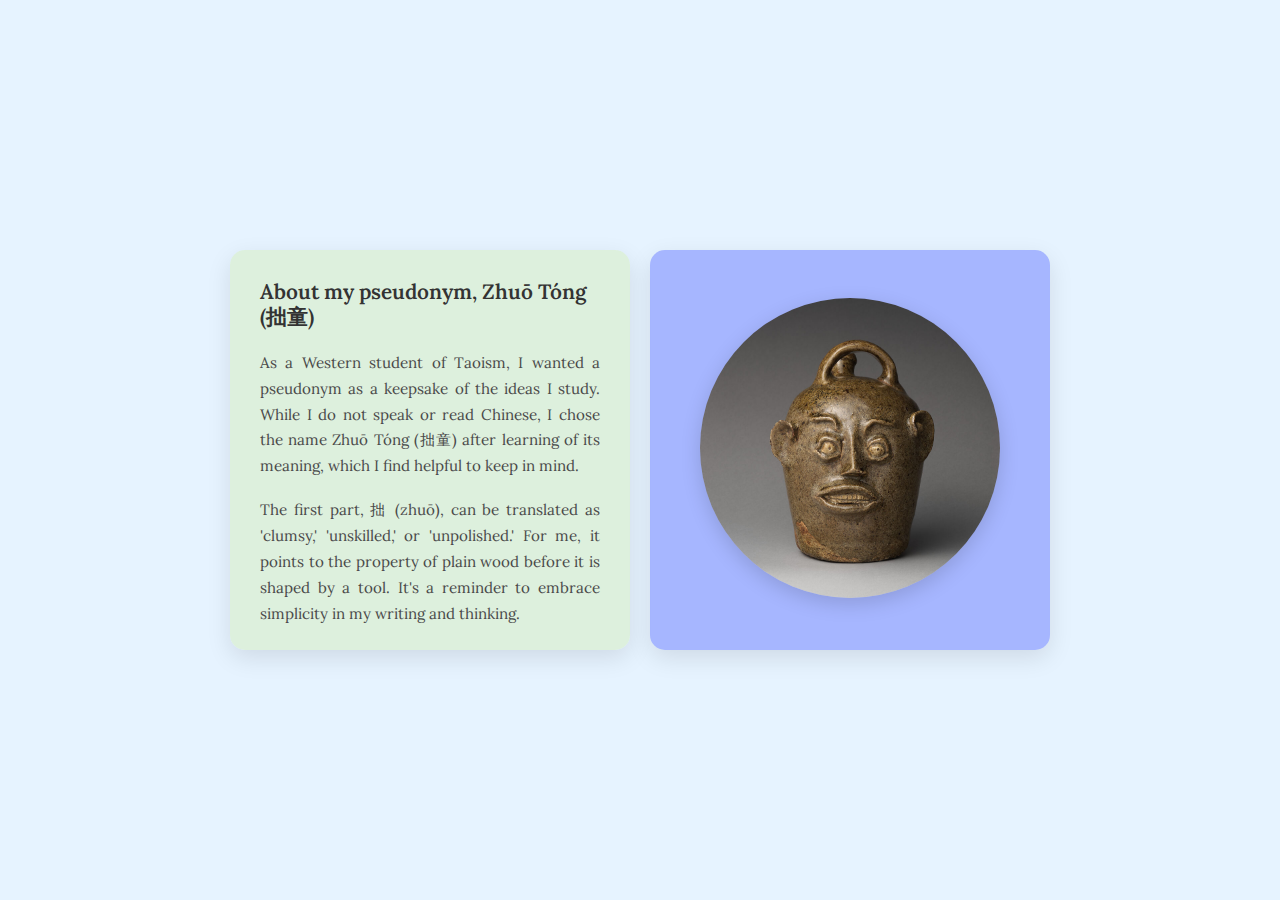
<file: about_me.html>
<!DOCTYPE html>
<html lang="en">
<head>
    <meta charset="UTF-8">
    <meta name="viewport" content="width=device-width, initial-scale=1.0">
    <meta name="robots" content="noindex, nofollow, noarchive, nosnippet, notranslate, noimageindex">
    <title>About Me - Zhuō Tóng</title>
    <link rel="preconnect" href="https://fonts.googleapis.com">
    <link rel="preconnect" href="https://fonts.gstatic.com" crossorigin>
    <link href="https://fonts.googleapis.com/css2?family=Lora:wght@400;600&display=swap" rel="stylesheet">
    <link href="https://fonts.googleapis.com/css2?family=Quicksand:wght@600&display=swap" rel="stylesheet">
    <style>
        body {
            margin: 0;
            padding: 0;
            background-color: #e6f3ff;
            font-family: 'Lora', serif;
            min-height: 100vh;
            display: flex;
            justify-content: center;
            align-items: center;
        }

        .container {
            display: flex;
            gap: 20px;
            align-items: center;
        }

        .square {
            width: 400px;
            height: 400px;
            border-radius: 15px;
            box-shadow: 0 8px 25px rgba(0,0,0,0.1);
            display: flex;
            flex-direction: column;
            padding: 30px;
            box-sizing: border-box;
        }

        .text-square {
            background-color: rgba(220, 240, 220, 0.98);
            overflow-y: auto;
        }

        .image-square {
            background-color: rgba(94, 113, 255, 0.469);
            display: flex;
            justify-content: center;
            align-items: center;
            position: relative;
        }

        .profile-image {
            width: 300px;
            height: 300px;
            object-fit: cover;
            border-radius: 50%;
            box-shadow: 0 6px 20px rgba(0,0,0,0.15);
            opacity: 0;
            transition: opacity 0.3s ease;
        }

        .profile-image.loaded {
            opacity: 1;
        }

        .loading-indicator {
            position: absolute;
            top: 50%;
            left: 50%;
            transform: translate(-50%, -50%);
            color: #ccc;
            font-style: italic;
        }

        .about-content {
            line-height: 1.7;
            font-size: 0.95em;
            color: #4a4a4a;
        }

        .about-content p {
            margin-bottom: 1.2em;
            text-align: justify;
        }

        .about-content p:first-child {
            margin-top: 0;
        }

        .about-content p:last-child {
            font-size: 0.85em;
            color: #666;
            padding-top: 20px;
            margin-top: 20px;
        }

        .about-title {
            font-family: 'Lora', serif;
            font-size: 1.3em;
            font-weight: 600;
            color: #333;
            margin-bottom: 20px;
            line-height: 1.2;
        }

        /* Custom scrollbar */
        .text-square::-webkit-scrollbar {
            width: 8px;
        }

        .text-square::-webkit-scrollbar-track {
            background: #f1f1f1;
            border-radius: 4px;
        }

        .text-square::-webkit-scrollbar-thumb {
            background: #c1c1c1;
            border-radius: 4px;
        }

        .text-square::-webkit-scrollbar-thumb:hover {
            background: #a8a8a8;
        }

        /* Mobile responsive */
        @media (max-width: 900px) {
            .container {
                flex-direction: column;
                gap: 20px;
            }

            .square {
                width: 300px;
                height: 300px;
                padding: 20px;
            }

            .profile-image {
                width: 200px;
                height: 200px;
            }
        }
    </style>
</head>
<body>
    <div class="container">
        <!-- Left Square: Text -->
        <div class="square text-square">
            <div class="about-title">About my pseudonym, Zhuō Tóng (拙童)</div>
            <div class="about-content">
                <p>
                    As a Western student of Taoism, I wanted a pseudonym as a keepsake of the ideas I study. While I do not speak or read Chinese, I chose the name Zhuō Tóng (拙童) after learning of its meaning, which I find helpful to keep in mind.
                </p>
                <p>
                    The first part, 拙 (zhuō), can be translated as 'clumsy,' 'unskilled,' or 'unpolished.' For me, it points to the property of plain wood before it is shaped by a tool. It's a reminder to embrace simplicity in my writing and thinking.
                </p>
                <p>
                    The second part, 童 (tóng), means 'child.' It encourages me to stay open-minded, to keep asking questions, and engage with the world like a beginner.
                </p>
                <p>
                    Together, 'Clumsy Child' is a note to myself to write from a place of not-knowing.
                </p>
                <p style="text-align: right; margin: 20px 0; color: #666;">
                    ░ Zhuō Tóng (拙童), 2025
                </p>
                <p style="text-align: center; margin: 30px 0 0 0; padding-top: 20px; border-top: 1px solid #e0e0e0; font-size: 0.8em; color: #888;">
                    Texts by me on this website are licensed under a <a href="https://creativecommons.org/licenses/by/4.0/" target="_blank" rel="noopener noreferrer" style="color: #0056b3; text-decoration: none;">Creative Commons Attribution 4.0 International License</a>.
                </p>
            </div>
        </div>

        <!-- Right Square: Image -->
        <div class="square image-square">
            <div class="loading-indicator">Loading image...</div>
            <a href="https://www.metmuseum.org/art/collection/search/761604" target="_blank" rel="noopener noreferrer">
                <img src="images/profile.jpg" alt="Zhuō Tóng - Profile photo" class="profile-image">
            </a>
        </div>
    </div>

    <script>
        // Image preloading functionality
        const profileImage = document.querySelector('.profile-image');
        const loadingIndicator = document.querySelector('.loading-indicator');

        // Function to preload image completely
        function preloadImage(imgElement, onComplete) {
            const img = new Image();
            
            img.onload = function() {
                // Image is fully loaded, now show it
                imgElement.classList.add('loaded');
                if (loadingIndicator) {
                    loadingIndicator.style.display = 'none';
                }
                if (onComplete) onComplete();
            };
            
            img.onerror = function() {
                // Handle loading error
                console.error('Failed to load image:', imgElement.src);
                if (loadingIndicator) {
                    loadingIndicator.textContent = 'Image not available';
                    loadingIndicator.style.color = '#ff6b6b';
                }
            };
            
            // Start loading the image
            img.src = imgElement.src;
        }

        // Preload the profile image
        preloadImage(profileImage);
    </script>
</body>
</html>
</file>
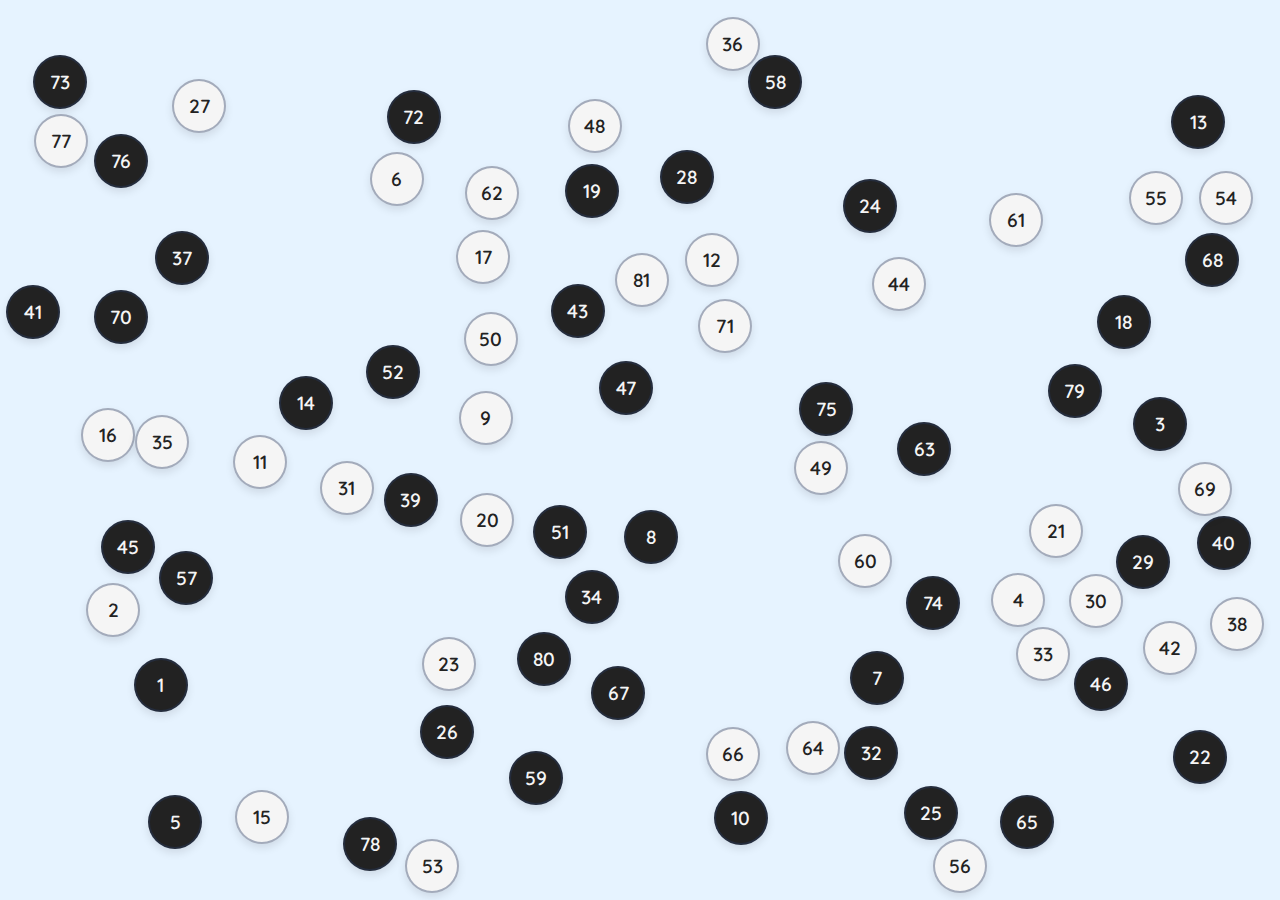
<file: tao-chapter-1.html>
<!DOCTYPE html>
<html lang="en">
<head>
    <meta charset="UTF-8">
    <meta name="viewport" content="width=device-width, initial-scale=1.0">
    <meta name="robots" content="noindex, nofollow, noarchive, nosnippet, notranslate, noimageindex">
    <title></title>
    <link rel="preconnect" href="https://fonts.googleapis.com">
    <link rel="preconnect" href="https://fonts.gstatic.com" crossorigin>
    <link href="https://fonts.googleapis.com/css2?family=Lora:wght@400;600&display=swap" rel="stylesheet">
    <link href="https://fonts.googleapis.com/css2?family=Quicksand:wght@600&display=swap" rel="stylesheet">
    <style>
        body {
            background-color: #e6f3ff;
            font-family: 'Lora', serif;
            margin: 0;
            overflow: hidden;
            position: relative;
            height: 100vh;
        }

        .chapter-button {
            position: absolute;
            width: 50px;
            height: 50px;
            background-color: rgba(255, 255, 255, 0.85);
            border: 2px solid rgba(40, 60, 100, 0.4);
            border-radius: 50%;
            display: flex;
            justify-content: center;
            align-items: center;
            font-family: 'Quicksand', sans-serif;
            font-size: 1.2em;
            font-weight: 600;
            color: #333;
            cursor: pointer;
            box-shadow: 0 4px 8px rgba(0,0,0,0.1);
            transition: transform 0.2s ease, box-shadow 0.2s ease, background-color 2.5s ease, color 2.5s ease, border-color 2.5s ease;
            user-select: none;
        }

        .chapter-button:hover {
            transform: scale(1.1);
            box-shadow: 0 6px 12px rgba(0,0,0,0.15);
        }

        .chapter-box-container {
            position: fixed;
            top: 50%;
            left: 50%;
            transform: translate(-50%, -50%) scale(0.95);
            z-index: 1000;
            opacity: 0;
            visibility: hidden;
            transition: opacity 0.35s ease, transform 0.35s ease, visibility 0s 0.35s;
            display: flex;
            background-color: transparent;
            border-radius: 15px;
            box-shadow: 0 8px 25px rgba(0,0,0,0.2);
            overflow: hidden;
            max-width: 90vw;
            max-height: 85vh;
        }

        .chapter-box-container.show {
            opacity: 1;
            visibility: visible;
            transform: translate(-50%, -50%) scale(1);
            transition-delay: 0s;
        }

        .main-content {
            padding: 25px 30px;
            cursor: pointer;
            overflow-y: auto;
            width: 450px;
            max-width: 60vw;
            flex-shrink: 0;
            background-color: rgba(255, 255, 255, 0.98);
        }

        .main-content h2 {
            margin-top: 0;
            margin-bottom: 1em;
            color: #333;
            font-size: 1.3em;
        }

        .main-content p {
            white-space: pre-wrap;
            line-height: 1.7;
            font-size: 0.95em;
            color: #4a4a4a;
        }

        .side-panel {
            width: 0;
            overflow: hidden;
            transition: width 0.4s cubic-bezier(0.25, 0.8, 0.25, 1);
            background-color: rgba(220, 240, 220, 0.98);
            border-left: 1px solid #ddd;
            flex-shrink: 0;
        }

        .side-panel.show {
            width: 300px;
        }

        .side-panel-content {
            padding: 25px 30px;
            width: 300px;
            overflow-y: auto;
            height: 100%;
            box-sizing: border-box;
        }

        .side-panel-content p {
            white-space: pre-wrap;
            line-height: 1.6;
            font-size: 0.9em;
            color: #555;
            margin: 0;
        }

        .tao-attribution {
            font-size: 0.75em;
            color: #555;
            text-align: right; 
            margin-top: 20px; 
            padding-top: 10px; 
            border-top: 1px solid #eaeaea; 
        }
        .tao-attribution a {
            color: #0056b3; 
            text-decoration: none;
            transition: color 0.2s ease;
        }
        .tao-attribution a:hover {
            text-decoration: none;
            color: #003d7a;
        }
    </style>
</head>
<body>
    <script src="tao-data.js"></script>
    <script>
        document.addEventListener('DOMContentLoaded', () => {
            if (typeof taoTeChingData === 'undefined' || taoTeChingData.length === 0) {
                document.body.innerHTML = '<h1>Error: tao-data.js not loaded.</h1>';
                return;
            }

            const container = document.body;
            const buttons = [];
            const buttonRadius = 27;
            const { innerWidth, innerHeight } = window;
            let activeButtonObject = null;
            let isAnimationPaused = false;
            let isFadingOut = false;
            let fadeOutStartTime = 0;

            function setButtonAppearance(buttonObject, isActive = false) {
                const whiteColor = '#f5f5f5';
                const blackColor = '#222';
                const defaultBorderColor = 'rgba(40, 60, 100, 0.4)';
                
                if (isActive) {
                    buttonObject.element.style.backgroundColor = '#c0392b';
                    buttonObject.element.style.color = '#fff';
                    buttonObject.element.style.borderColor = '#a93226';
                } else {
                    if (buttonObject.isWhite) {
                        buttonObject.element.style.backgroundColor = whiteColor;
                        buttonObject.element.style.color = blackColor;
                    } else {
                        buttonObject.element.style.backgroundColor = blackColor;
                        buttonObject.element.style.color = whiteColor;
                    }
                    buttonObject.element.style.borderColor = defaultBorderColor;
                }
            }

            taoTeChingData.forEach(chapter => {
                const button = document.createElement('div');
                button.className = 'chapter-button';
                button.textContent = chapter.chapter;
                button.dataset.chapter = chapter.chapter;

                let x, y, overlapping;
                let attempts = 0;
                const maxAttempts = 200; // Safety break to prevent infinite loops

                do {
                    overlapping = false;
                    x = Math.random() * (innerWidth - buttonRadius * 2) + buttonRadius;
                    y = Math.random() * (innerHeight - buttonRadius * 2) + buttonRadius;

                    for (const existingButton of buttons) {
                        const dx = x - existingButton.x;
                        const dy = y - existingButton.y;
                        const distance = Math.sqrt(dx * dx + dy * dy);

                        if (distance < (buttonRadius + existingButton.radius)) {
                            overlapping = true;
                            break;
                        }
                    }
                    attempts++;
                } while (overlapping && attempts < maxAttempts);
                
                container.appendChild(button);
                
                const buttonObject = {
                    element: button,
                    x: x,
                    y: y,
                    vx: (Math.random() - 0.5) * 1.5,
                    vy: (Math.random() - 0.5) * 1.5,
                    radius: buttonRadius,
                    isWhite: Math.random() < 0.5,
                    isHovered: false
                };
                
                buttons.push(buttonObject);
                setButtonAppearance(buttonObject); // Set initial color

                button.addEventListener('mouseenter', () => {
                    buttonObject.isHovered = true;
                });
                button.addEventListener('mouseleave', () => {
                    buttonObject.isHovered = false;
                });

                button.addEventListener('click', (e) => {
                    e.stopPropagation();
                    showChapterBox(chapter);
                });
            });

            function animate() {
                let speedMultiplier = 1.0;
                if (isFadingOut) {
                    const elapsedTime = performance.now() - fadeOutStartTime;
                    const fadeDuration = 2000; // 2 seconds
                    if (elapsedTime >= fadeDuration) {
                        isFadingOut = false;
                        isAnimationPaused = true;
                    } else {
                        // Using a simple linear fade-out
                        speedMultiplier = 1 - (elapsedTime / fadeDuration);
                    }
                }

                if (isAnimationPaused) {
                    requestAnimationFrame(animate);
                    return;
                }

                const { innerWidth, innerHeight } = window;

                buttons.forEach((b1, i) => {
                    if (!b1.isHovered) {
                        b1.x += b1.vx * speedMultiplier;
                        b1.y += b1.vy * speedMultiplier;
                    }

                    if (!b1.isHovered) {
                        if (b1.x + b1.radius > innerWidth || b1.x - b1.radius < 0) {
                            b1.vx *= -1;
                            b1.x = Math.max(b1.radius, Math.min(innerWidth - b1.radius, b1.x));
                        }
                        if (b1.y + b1.radius > innerHeight || b1.y - b1.radius < 0) {
                            b1.vy *= -1;
                            b1.y = Math.max(b1.radius, Math.min(innerHeight - b1.radius, b1.y));
                        }
                    }

                    for (let j = i + 1; j < buttons.length; j++) {
                        const b2 = buttons[j];
                        const dx = b2.x - b1.x;
                        const dy = b2.y - b1.y;
                        const distance = Math.sqrt(dx * dx + dy * dy);

                        if (distance < b1.radius + b2.radius) {
                            const nx = dx / distance;
                            const ny = dy / distance;
                            const tx = -ny;
                            const ty = nx;

                            const overlap = 0.5 * (b1.radius + b2.radius - distance);
                            b1.x -= overlap * nx;
                            b1.y -= overlap * ny;
                            b2.x += overlap * nx;
                            b2.y += overlap * ny;
                            
                            if (b1.isHovered && !b2.isHovered) {
                                const dot = b2.vx * nx + b2.vy * ny;
                                b2.vx -= 2 * dot * nx;
                                b2.vy -= 2 * dot * ny;
                            } else if (!b1.isHovered && b2.isHovered) {
                                const dot = b1.vx * nx + b1.vy * ny;
                                b1.vx -= 2 * dot * nx;
                                b1.vy -= 2 * dot * ny;
                            } else if (!b1.isHovered && !b2.isHovered) {
                                const dpTan1 = b1.vx * tx + b1.vy * ty;
                                const dpTan2 = b2.vx * tx + b2.vy * ty;
                                const dpNorm1 = b1.vx * nx + b1.vy * ny;
                                const dpNorm2 = b2.vx * nx + b2.vy * ny;
                                const m1 = dpNorm2;
                                const m2 = dpNorm1;
                                b1.vx = tx * dpTan1 + nx * m1;
                                b1.vy = ty * dpTan1 + ny * m1;
                                b2.vx = tx * dpTan2 + nx * m2;
                                b2.vy = ty * dpTan2 + ny * m2;
                            }
                            
                            if (!b1.isHovered && b1 !== activeButtonObject) {
                                b1.isWhite = !b1.isWhite;
                                setButtonAppearance(b1);
                            }
                            if (!b2.isHovered && b2 !== activeButtonObject) {
                                b2.isWhite = !b2.isWhite;
                                setButtonAppearance(b2);
                            }
                        }
                    }
                    
                    b1.element.style.left = `${b1.x - b1.radius}px`;
                    b1.element.style.top = `${b1.y - b1.radius}px`;
                });
                
                requestAnimationFrame(animate);
            }
            
            animate();

            function showChapterBox(chapterData) {
                const createNewBox = () => {
                    isFadingOut = true;
                    fadeOutStartTime = performance.now();
                    // Deactivate old button if it exists
                    if (activeButtonObject) {
                        setButtonAppearance(activeButtonObject, false);
                    }
                    // Find and activate the new button
                    const currentButtonObject = buttons.find(b => b.element.dataset.chapter === String(chapterData.chapter));
                    if (currentButtonObject) {
                        setButtonAppearance(currentButtonObject, true);
                        activeButtonObject = currentButtonObject;
                    }

                    const boxContainer = document.createElement('div');
                    boxContainer.className = 'chapter-box-container';
                    boxContainer.dataset.chapter = chapterData.chapter;

                    boxContainer.innerHTML = `
                        <div class="main-content">
                            <h2>Tao Te Ching ${chapterData.chapter}</h2>
                            <p>${chapterData.text}</p>
                            <div class="tao-attribution">
                                Translation by <a href="https://dereklin.com" target="_blank" rel="noopener noreferrer">Derek Lin</a>
                            </div>
                        </div>
                        <div class="side-panel">
                            <div class="side-panel-content">
                                 <p>${chapterData.annotation}</p>
                            </div>
                        </div>
                    `;

                    document.body.appendChild(boxContainer);

                    const mainContent = boxContainer.querySelector('.main-content');
                    const sidePanel = boxContainer.querySelector('.side-panel');

                    mainContent.addEventListener('click', (e) => {
                        e.stopPropagation();
                        sidePanel.classList.toggle('show');
                    });

                    sidePanel.addEventListener('click', (e) => {
                        e.stopPropagation();
                        sidePanel.classList.remove('show');
                    });

                    boxContainer.addEventListener('dblclick', () => {
                        if (activeButtonObject) {
                            setButtonAppearance(activeButtonObject, false);
                            activeButtonObject = null;
                        }
                        isAnimationPaused = false;
                        isFadingOut = false;
                        boxContainer.classList.remove('show');
                        boxContainer.addEventListener('transitionend', () => {
                            if (!boxContainer.classList.contains('show')) {
                               boxContainer.remove();
                            }
                        }, { once: true });
                    });

                    requestAnimationFrame(() => {
                        boxContainer.classList.add('show');
                    });
                };

                const existingBox = document.querySelector('.chapter-box-container.show');
                if (existingBox) {
                    if (existingBox.dataset.chapter === String(chapterData.chapter)) {
                        return; // Do nothing if the same chapter is clicked again
                    }

                    existingBox.classList.remove('show');
                    existingBox.addEventListener('transitionend', () => {
                        if (!existingBox.classList.contains('show')) {
                            existingBox.remove();
                        }
                        createNewBox();
                    }, { once: true });
                } else {
                    createNewBox();
                }
            }

            document.addEventListener('click', (event) => {
                const openBox = document.querySelector('.chapter-box-container.show');
                const clickedButton = event.target.closest('.chapter-button');

                if (openBox && !openBox.contains(event.target) && !clickedButton) {
                    if (activeButtonObject) {
                        setButtonAppearance(activeButtonObject, false);
                        activeButtonObject = null;
                    }
                    isAnimationPaused = false;
                    isFadingOut = false;
                    openBox.classList.remove('show');
                    openBox.addEventListener('transitionend', () => {
                        if (!openBox.classList.contains('show')) {
                           openBox.remove();
                        }
                    }, { once: true });
                }
            });
        });
    </script>
</body>
</html>
</file>
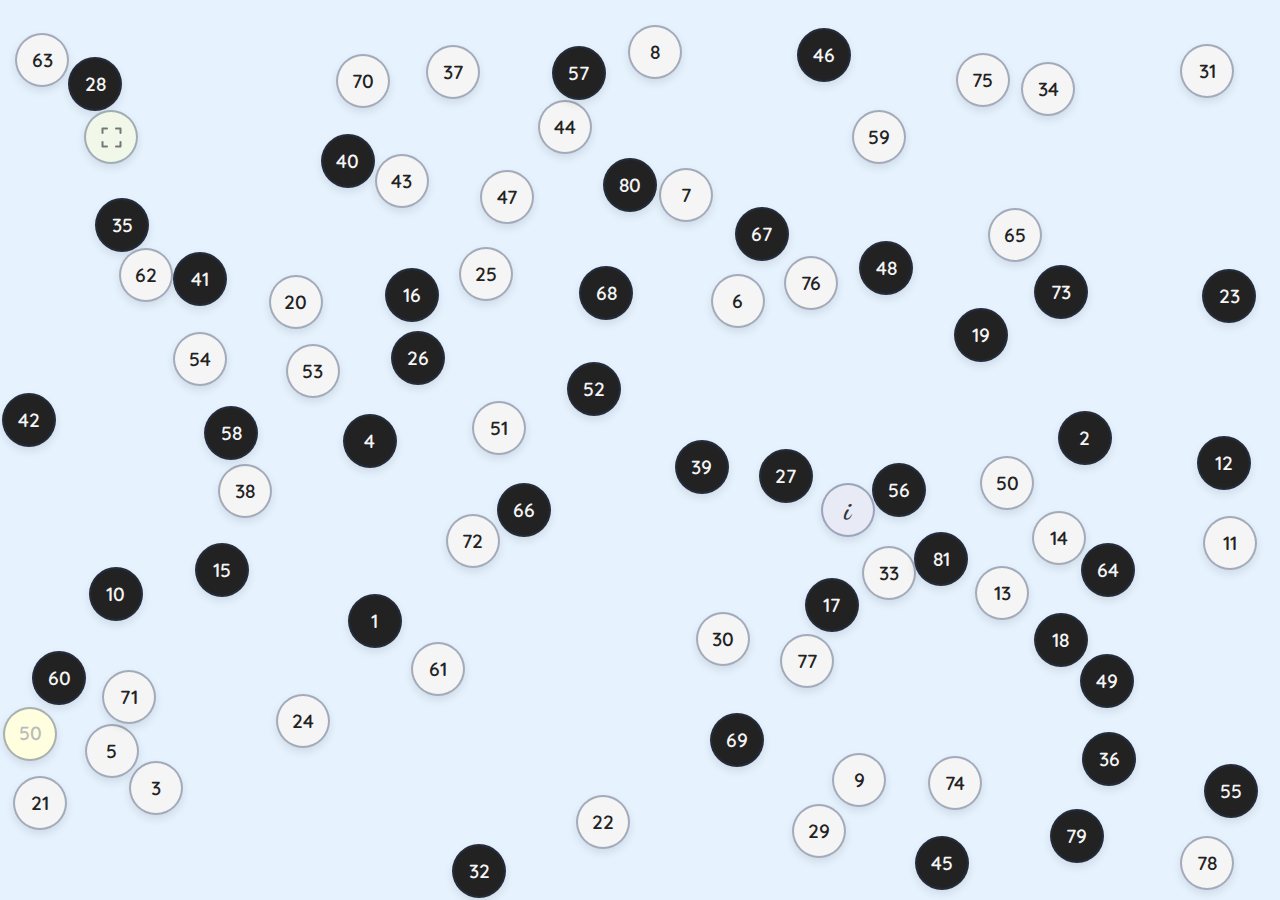
<file: tao-study.html>
<!DOCTYPE html>
<html lang="en">
<head>
    <meta charset="UTF-8">
    <meta name="viewport" content="width=device-width, initial-scale=1.0">
    <meta name="robots" content="noindex, nofollow, noarchive, nosnippet, notranslate, noimageindex">
    <title></title>
    <link rel="preconnect" href="https://fonts.googleapis.com">
    <link rel="preconnect" href="https://fonts.gstatic.com" crossorigin>
    <link href="https://fonts.googleapis.com/css2?family=Lora:wght@400;600&display=swap" rel="stylesheet">
    <link href="https://fonts.googleapis.com/css2?family=Quicksand:wght@600&display=swap" rel="stylesheet">
    <link href="https://fonts.googleapis.com/css2?family=Dancing+Script:wght@700&display=swap" rel="stylesheet">
    <style>
        html {
            height: 100%;
            overflow: hidden;
        }
        
        body {
            background-color: #e6f3ff;
            font-family: 'Lora', serif;
            margin: 0;
            overflow: hidden;
            position: relative;
            height: 100%;
        }

        .chapter-button {
            position: absolute;
            width: 50px;
            height: 50px;
            background-color: rgba(255, 255, 255, 0.85);
            border: 2px solid rgba(40, 60, 100, 0.4);
            border-radius: 50%;
            display: flex;
            justify-content: center;
            align-items: center;
            font-family: 'Quicksand', sans-serif;
            font-size: 1.2em;
            font-weight: 600;
            color: #333;
            cursor: pointer;
            box-shadow: 0 4px 8px rgba(0,0,0,0.1);
            transition: transform 0.2s ease, box-shadow 0.2s ease, background-color 2.5s ease, color 2.5s ease, border-color 2.5s ease;
            user-select: none;
        }

        .chapter-button:hover {
            transform: scale(1.1);
            box-shadow: 0 6px 12px rgba(0,0,0,0.15);
        }

        .chapter-box-container {
            position: fixed;
            top: 50%;
            left: 50%;
            transform: translate(-50%, -50%) scale(0.95);
            z-index: 1000;
            opacity: 0;
            visibility: hidden;
            transition: opacity 0.35s ease, transform 0.35s ease, visibility 0s 0.35s;
            display: flex;
            background-color: transparent;
            border-radius: 15px;
            box-shadow: 0 8px 25px rgba(0,0,0,0.2);
            overflow: hidden;
            max-width: 90vw;
            max-height: 85vh;
        }

        .chapter-box-container.show {
            opacity: 1;
            visibility: visible;
            transform: translate(-50%, -50%) scale(1);
            transition-delay: 0s;
        }

        .main-content {
            padding: 25px 30px;
            cursor: pointer;
            overflow-y: auto;
            width: 450px;
            max-width: 60vw;
            flex-shrink: 0;
            background-color: rgba(255, 255, 255, 0.98);
            position: relative;
        }

        .main-content h2 {
            margin-top: 0;
            margin-bottom: 1em;
            color: #333;
            font-size: 1.3em;
        }

        .main-content p {
            white-space: pre-wrap;
            line-height: 1.7;
            font-size: 0.95em;
            color: #4a4a4a;
        }

        .side-panel {
            width: 0;
            overflow: hidden;
            transition: width 0.4s cubic-bezier(0.25, 0.8, 0.25, 1);
            background-color: rgba(220, 240, 220, 0.98);
            border-left: 1px solid #ddd;
            flex-shrink: 0;
        }

        .side-panel.show {
            width: 300px;
        }

        .side-panel-content {
            padding: 25px 30px;
            width: 300px;
            overflow-y: auto;
            height: 100%;
            box-sizing: border-box;
        }

        .side-panel-content p {
            white-space: pre-wrap;
            line-height: 1.6;
            font-size: 0.9em;
            color: #555;
            margin: 0;
        }

        .tao-attribution {
            font-size: 0.75em;
            color: #555;
            text-align: right; 
            font-family: 'Quicksand', sans-serif;
            font-weight: 600;
        }
        .tao-attribution a {
            color: #0056b3; 
            text-decoration: none;
            transition: color 0.2s ease;
        }
        .tao-attribution a:hover {
            text-decoration: none;
            color: #003d7a;
        }

        .search-bubble {
            background-color: #ffffe0 !important; /* Light Yellow */
            color: #333 !important;
        }

        .search-bubble .random-chapter-display {
            font-family: 'Quicksand', sans-serif;
            font-size: 1em;
            font-weight: 600;
            color: #bbb;
            position: absolute;
            top: 50%;
            left: 50%;
            transform: translate(-50%, -50%);
            opacity: 0;
            transition: opacity 0.3s ease-in-out;
            pointer-events: none;
            line-height: 1;
        }

        .search-bubble input {
            display: none;
            width: 90%;
            height: 90%;
            text-align: center;
            border: none;
            background: transparent;
            font-family: 'Quicksand', sans-serif;
            font-size: 1em;
            font-weight: 600;
            color: #333;
            outline: none;
            position: relative;
            z-index: 1;
        }
        
        .search-bubble input::-webkit-outer-spin-button,
        .search-bubble input::-webkit-inner-spin-button {
            -webkit-appearance: none;
            margin: 0;
        }

        .chapter-button.highlighted {
            background-color: #3498db !important; /* Blue */
            color: #fff !important;
            border-color: #2980b9 !important;
            transition: background-color 0.3s ease, color 0.3s ease, border-color 0.3s ease;
        }

        @keyframes blink {
            50% { opacity: 0.3; }
        }

        .blinking {
            animation: blink 0.5s ease-in-out;
        }

        .main-content-footer {
            display: flex;
            justify-content: space-between;
            align-items: center;
            margin-top: 20px;
            padding-top: 10px;
            border-top: 1px solid #eaeaea;
        }

        .chapter-nav {
            display: flex;
            gap: 10px;
        }

        .nav-arrow {
            width: 24px;
            height: 24px;
            background-color: rgba(0, 0, 0, 0.05);
            border: 1px solid rgba(0, 0, 0, 0.1);
            border-radius: 50%;
            display: flex;
            justify-content: center;
            align-items: center;
            font-family: serif;
            font-size: 1.1em;
            color: rgba(0, 0, 0, 0.4);
            cursor: pointer;
            transition: all 0.2s ease;
            user-select: none;
            padding-bottom: 2px;
            box-sizing: border-box;
        }

        .nav-arrow:hover {
            background-color: rgba(0, 0, 0, 0.1);
            color: rgba(0, 0, 0, 0.7);
            transform: scale(1.1);
        }

        .fullscreen-bubble {
            background-color: #f1f8e9 !important; /* Lighter green */
        }

        .fullscreen-bubble:hover {
            background-color: #dcedc8 !important; /* Lighter hover green */
        }

        .fullscreen-icon {
            width: 55%;
            height: 55%;
            background-color: #777; /* Softer icon color */
            -webkit-mask-size: contain;
            mask-size: contain;
            -webkit-mask-repeat: no-repeat;
            mask-repeat: no-repeat;
            -webkit-mask-position: center;
            mask-position: center;
            transition: transform 0.2s ease;
        }
        
        @keyframes pulse-corners {
            0% { transform: scale(1); }
            50% { transform: scale(1.15); }
            100% { transform: scale(1); }
        }

        @keyframes rotate-x {
            from { transform: rotate(0deg); }
            to { transform: rotate(-180deg); }
        }

        .fullscreen-bubble:hover .fullscreen-icon-enter {
            animation: pulse-corners 1.2s ease-in-out 2;
        }

        .fullscreen-bubble:hover .fullscreen-icon-exit {
            animation: rotate-x 0.6s linear;
        }

        .fullscreen-icon-enter {
            -webkit-mask-image: url("data:image/svg+xml,%3csvg xmlns='http://www.w3.org/2000/svg' viewBox='0 0 24 24' fill='none' stroke='currentColor' stroke-width='1.8' stroke-linecap='round' stroke-linejoin='round'%3e%3cpath d='M8 4H4v4M16 4h4v4M8 20H4v-4M16 20h4v-4'/%3e%3c/svg%3e");
            mask-image: url("data:image/svg+xml,%3csvg xmlns='http://www.w3.org/2000/svg' viewBox='0 0 24 24' fill='none' stroke='currentColor' stroke-width='1.8' stroke-linecap='round' stroke-linejoin='round'%3e%3cpath d='M8 4H4v4M16 4h4v4M8 20H4v-4M16 20h4v-4'/%3e%3c/svg%3e");
        }
        
        .fullscreen-icon-exit {
            -webkit-mask-image: url("data:image/svg+xml,%3csvg xmlns='http://www.w3.org/2000/svg' viewBox='0 0 24 24' fill='none' stroke='currentColor' stroke-width='1.5' stroke-linecap='round' stroke-linejoin='round'%3e%3cpath d='M18 6L6 18M6 6l12 12'/%3e%3c/svg%3e");
            mask-image: url("data:image/svg+xml,%3csvg xmlns='http://www.w3.org/2000/svg' viewBox='0 0 24 24' fill='none' stroke='currentColor' stroke-width='1.5' stroke-linecap='round' stroke-linejoin='round'%3e%3cpath d='M18 6L6 18M6 6l12 12'/%3e%3c/svg%3e");
        }

        .annotation-hint {
            position: absolute;
            top: 15px;
            right: 25px;
            font-family: 'Quicksand', sans-serif;
            font-size: 0.75em;
            color: #777;
            opacity: 0;
            transition: opacity 0.5s ease-in-out;
            pointer-events: none;
            z-index: 5;
        }

        .annotation-hint.show {
            opacity: 1;
        }

        .info-bubble {
            background-color: #e8eaf6 !important; /* Indigo 50 */
        }

        .info-bubble i {
            font-family: 'Dancing Script', cursive;
            font-style: normal;
            font-size: 1.5em;
            line-height: 1;
            color: #333;
        }

        .info-bubble:hover {
            background-color: #c5cae9 !important; /* Indigo 100 */
        }

        .info-panel-container {
            position: fixed;
            top: 50%;
            left: 50%;
            transform: translate(-50%, -50%) scale(0.95);
            z-index: 1001;
            opacity: 0;
            visibility: hidden;
            transition: opacity 0.35s ease, transform 0.35s ease, visibility 0s 0.35s;
            background-color: rgba(255, 255, 255, 0.98);
            border-radius: 15px;
            box-shadow: 0 8px 25px rgba(0,0,0,0.2);
            padding: 25px 35px;
            width: auto;
            max-width: 420px;
            cursor: default;
        }

        .info-panel-container.show {
            opacity: 1;
            visibility: visible;
            transform: translate(-50%, -50%) scale(1);
            transition-delay: 0s;
        }

        .info-panel-container h2 {
            margin-top: 0;
            margin-bottom: 20px;
            color: #333;
            font-family: 'Lora', serif;
            font-size: 1.3em;
            text-align: center;
        }

        .info-panel-container ul {
            list-style: none;
            padding: 0;
            font-family: 'Lora', serif;
            font-size: 0.95em;
        }

        .info-panel-container li {
            display: flex;
            align-items: center;
            margin-bottom: 12px;
        }

        .info-panel-container .key {
            display: inline-block;
            background-color: #f0f0f0;
            border: 1px solid #ccc;
            border-bottom-width: 2px;
            border-radius: 4px;
            padding: 4px 8px;
            font-family: 'Quicksand', sans-serif;
            font-size: 0.9em;
            color: #333;
            margin-right: 15px;
            min-width: 45px;
            text-align: center;
            box-sizing: border-box;
        }

        @media (max-width: 768px), (max-height: 550px) {
            .chapter-button {
                width: 30px;
                height: 30px;
                font-size: 0.9em;
            }

            .search-bubble input {
                font-size: 1em;
            }

            .chapter-box-container {
                display: block;
                width: 95vw;
                max-width: 95vw;
                height: auto;
                max-height: 90vh;
                overflow-y: auto;
                -webkit-overflow-scrolling: touch;
            }

            .main-content {
                width: 100%;
                max-width: none;
                padding: 20px 25px;
                overflow-y: visible;
                cursor: pointer;
                box-sizing: border-box;
            }
            
            .main-content h2 {
                font-size: 1.1em;
            }

            .main-content p,
            .side-panel-content p {
                font-size: 0.9em;
                line-height: 1.6;
                white-space: pre-wrap;
                word-wrap: break-word;
            }

            .side-panel {
                width: 100%;
                max-height: 0;
                overflow: hidden;
                border-left: none;
                border-top: 1px solid #ddd;
                box-sizing: border-box;
                transition: max-height 0.4s cubic-bezier(0.25, 0.8, 0.25, 1);
            }

            .side-panel.show {
                max-height: 1500px;
                width: auto;
            }

            .side-panel-content {
                width: auto;
                padding: 20px 25px;
                overflow-y: visible;
                height: auto;
            }

            .chapter-nav {
                gap: 8px;
            }

            .nav-arrow {
                width: 22px;
                height: 22px;
                font-size: 1em;
            }

            .fullscreen-icon {
                width: 50%;
                height: 50%;
            }
        }
    </style>
</head>
<body>
    <script src="tao-data.js"></script>
    <script>
        document.addEventListener('DOMContentLoaded', () => {
            if (typeof taoTeChingData === 'undefined' || taoTeChingData.length === 0) {
                document.body.innerHTML = '<h1>Error: tao-data.js not loaded.</h1>';
                return;
            }

            const container = document.body;
            const buttons = [];
            let isMobile = window.innerWidth <= 768 || window.innerHeight <= 550;
            let buttonRadius = isMobile ? 17 : 27;
            let currentWidth = window.innerWidth;
            let currentHeight = window.innerHeight;
            let activeButtonObject = null;
            let isAnimationPaused = false;
            let isFadingOut = false;
            let fadeOutStartTime = 0;
            let highlightedButton = null;
            let hasShownAnnotationHint = false;

            function setButtonAppearance(buttonObject, isActive = false) {
                const whiteColor = '#f5f5f5';
                const blackColor = '#222';
                const defaultBorderColor = 'rgba(40, 60, 100, 0.4)';
                
                if (isActive) {
                    buttonObject.element.style.backgroundColor = '#c0392b';
                    buttonObject.element.style.color = '#fff';
                    buttonObject.element.style.borderColor = '#a93226';
                } else {
                    if (buttonObject.isWhite) {
                        buttonObject.element.style.backgroundColor = whiteColor;
                        buttonObject.element.style.color = blackColor;
                    } else {
                        buttonObject.element.style.backgroundColor = blackColor;
                        buttonObject.element.style.color = whiteColor;
                    }
                    buttonObject.element.style.borderColor = defaultBorderColor;
                }
            }

            function resetHighlight() {
                if (highlightedButton) {
                    highlightedButton.classList.remove('highlighted', 'blinking');
                    highlightedButton = null;
                }
            }

            taoTeChingData.forEach(chapter => {
                const button = document.createElement('div');
                button.className = 'chapter-button';
                button.textContent = chapter.chapter;
                button.dataset.chapter = chapter.chapter;

                let x, y, overlapping;
                let attempts = 0;
                const maxAttempts = 200; // Safety break to prevent infinite loops

                do {
                    overlapping = false;
                    x = Math.random() * (currentWidth - buttonRadius * 2) + buttonRadius;
                    y = Math.random() * (currentHeight - buttonRadius * 2) + buttonRadius;

                    for (const existingButton of buttons) {
                        const dx = x - existingButton.x;
                        const dy = y - existingButton.y;
                        const distance = Math.sqrt(dx * dx + dy * dy);

                        if (distance < (buttonRadius + existingButton.radius)) {
                            overlapping = true;
                            break;
                        }
                    }
                    attempts++;
                } while (overlapping && attempts < maxAttempts);
                
                container.appendChild(button);
                
                const buttonObject = {
                    element: button,
                    x: x,
                    y: y,
                    vx: (Math.random() - 0.5) * 1.5,
                    vy: (Math.random() - 0.5) * 1.5,
                    radius: buttonRadius,
                    isWhite: Math.random() < 0.5,
                    isHovered: false,
                    isSearch: false,
                    isFullScreen: false,
                    isInfo: false
                };
                
                buttons.push(buttonObject);
                setButtonAppearance(buttonObject); // Set initial color

                button.addEventListener('pointerenter', (e) => {
                    if (e.pointerType === 'mouse') {
                        buttonObject.isHovered = true;
                    }
                });
                button.addEventListener('pointerleave', (e) => {
                    if (e.pointerType === 'mouse') {
                        buttonObject.isHovered = false;
                    }
                });

                button.addEventListener('click', (e) => {
                    e.stopPropagation();
                    showChapterBox(chapter);
                });
            });

            createFullScreenButton();

            // Create and add the special info bubble
            createInfoButton();

            // Create and add the special search bubble
            const searchButtonElement = document.createElement('div');
            searchButtonElement.className = 'chapter-button search-bubble';
            const searchInput = document.createElement('input');
            searchInput.type = 'text';
            searchInput.inputMode = 'numeric';
            searchButtonElement.appendChild(searchInput);

            const randomNumberDisplay = document.createElement('span');
            randomNumberDisplay.className = 'random-chapter-display';
            searchButtonElement.appendChild(randomNumberDisplay);
            
            (() => {
                let searchTimeout;
                let x, y, overlapping;
                let attempts = 0;
                const maxAttempts = 200;
                do {
                    overlapping = false;
                    x = Math.random() * (currentWidth - buttonRadius * 2) + buttonRadius;
                    y = Math.random() * (currentHeight - buttonRadius * 2) + buttonRadius;
                    for (const existingButton of buttons) {
                        const dx = x - existingButton.x;
                        const dy = y - existingButton.y;
                        const distance = Math.sqrt(dx * dx + dy * dy);
                        if (distance < (buttonRadius + existingButton.radius)) {
                            overlapping = true;
                            break;
                        }
                    }
                    attempts++;
                } while (overlapping && attempts < maxAttempts);

                container.appendChild(searchButtonElement);
                const searchButtonObject = {
                    element: searchButtonElement,
                    x: x,
                    y: y,
                    vx: (Math.random() - 0.5) * 1.5,
                    vy: (Math.random() - 0.5) * 1.5,
                    radius: buttonRadius,
                    isSearch: true,
                    isHovered: false,
                    isInfo: false,
                    fadeTimeout: null
                };
                buttons.push(searchButtonObject);

                searchButtonElement.addEventListener('pointerenter', (e) => {
                    if (e.pointerType === 'mouse') {
                        searchButtonObject.isHovered = true;
                    }
                });
                searchButtonElement.addEventListener('pointerleave', (e) => {
                    if (e.pointerType === 'mouse') {
                        searchButtonObject.isHovered = false;
                    }
                });
                searchButtonElement.addEventListener('click', (e) => {
                    e.stopPropagation();
                    searchInput.style.display = 'block';
                    searchInput.focus();
                    randomNumberDisplay.style.opacity = '0';
                    if (searchButtonObject.fadeTimeout) {
                        clearTimeout(searchButtonObject.fadeTimeout);
                    }
                });
                searchInput.addEventListener('blur', () => {
                    clearTimeout(searchTimeout);
                    searchInput.style.display = 'none';
                    searchInput.value = '';
                    searchButtonObject.isHovered = false;
                    resetHighlight();
                });
                searchInput.addEventListener('input', () => {
                    clearTimeout(searchTimeout);
                    searchTimeout = setTimeout(() => {
                        resetHighlight();
                        const chapterNum = parseInt(searchInput.value, 10);
                        if (chapterNum >= 1 && chapterNum <= 81) {
                            const targetButton = document.querySelector(`.chapter-button[data-chapter="${chapterNum}"]`);
                            if (targetButton) {
                                highlightedButton = targetButton;
                                targetButton.classList.add('highlighted', 'blinking');
                                targetButton.addEventListener('animationend', () => {
                                    if(targetButton.classList.contains('blinking')) {
                                        targetButton.classList.remove('blinking');
                                    }
                                }, { once: true });
                            }
                        }
                    }, 500); // 500ms delay
                });
                searchInput.addEventListener('keydown', (e) => {
                    if (e.key === 'Enter') {
                        e.preventDefault();
                        clearTimeout(searchTimeout);
                        const chapterNum = parseInt(searchInput.value, 10);
                        if (chapterNum >= 1 && chapterNum <= 81) {
                            const chapterData = taoTeChingData.find(c => parseInt(c.chapter, 10) === chapterNum);
                            if (chapterData) {
                                showChapterBox(chapterData);
                            }
                        }
                        searchInput.blur();
                        return;
                    }

                    if (e.key === 'Backspace') {
                        e.preventDefault();
                        searchInput.value = '';
                        resetHighlight();
                        clearTimeout(searchTimeout);
                        return;
                    }

                    if (['ArrowLeft', 'ArrowRight', 'Tab', 'Delete', 'Home', 'End'].includes(e.key)) {
                        return;
                    }

                    if (!/^[0-9]$/.test(e.key)) {
                        e.preventDefault();
                        return;
                    }

                    const { value, selectionStart, selectionEnd } = e.target;
                    const nextValueStr = value.slice(0, selectionStart) + e.key + value.slice(selectionEnd);
                    const nextValueInt = parseInt(nextValueStr, 10);

                    if (nextValueInt < 1 || nextValueInt > 81) {
                        e.preventDefault();
                    }
                });
            })();

            function createFullScreenButton() {
                const fsButtonElement = document.createElement('div');
                fsButtonElement.className = 'chapter-button fullscreen-bubble';
                fsButtonElement.id = 'fullscreen-btn';

                const fsIcon = document.createElement('span');
                fsIcon.className = 'fullscreen-icon fullscreen-icon-enter';
                fsButtonElement.appendChild(fsIcon);

                let x, y, overlapping;
                let attempts = 0;
                const maxAttempts = 200;
                do {
                    overlapping = false;
                    x = Math.random() * (currentWidth - buttonRadius * 2) + buttonRadius;
                    y = Math.random() * (currentHeight - buttonRadius * 2) + buttonRadius;
                    for (const existingButton of buttons) {
                        const dx = x - existingButton.x;
                        const dy = y - existingButton.y;
                        const distance = Math.sqrt(dx * dx + dy * dy);
                        if (distance < (buttonRadius + existingButton.radius)) {
                            overlapping = true;
                            break;
                        }
                    }
                    attempts++;
                } while (overlapping && attempts < maxAttempts);

                container.appendChild(fsButtonElement);

                const fsButtonObject = {
                    element: fsButtonElement,
                    x: x,
                    y: y,
                    vx: (Math.random() - 0.5) * 1.5,
                    vy: (Math.random() - 0.5) * 1.5,
                    radius: buttonRadius,
                    isHovered: false,
                    isFullScreen: true,
                    isInfo: false,
                };
                buttons.push(fsButtonObject);

                fsButtonElement.addEventListener('pointerenter', (e) => {
                    if (e.pointerType === 'mouse') {
                        fsButtonObject.isHovered = true;
                    }
                });
                fsButtonElement.addEventListener('pointerleave', (e) => {
                    if (e.pointerType === 'mouse') {
                        fsButtonObject.isHovered = false;
                    }
                });
            }

            function createInfoButton() {
                const infoButtonElement = document.createElement('div');
                infoButtonElement.className = 'chapter-button info-bubble';
                infoButtonElement.innerHTML = `<i>i</i>`;

                let x, y, overlapping;
                let attempts = 0;
                const maxAttempts = 200;
                do {
                    overlapping = false;
                    x = Math.random() * (currentWidth - buttonRadius * 2) + buttonRadius;
                    y = Math.random() * (currentHeight - buttonRadius * 2) + buttonRadius;
                    for (const existingButton of buttons) {
                        const dx = x - existingButton.x;
                        const dy = y - existingButton.y;
                        const distance = Math.sqrt(dx * dx + dy * dy);
                        if (distance < (buttonRadius + existingButton.radius)) {
                            overlapping = true;
                            break;
                        }
                    }
                    attempts++;
                } while (overlapping && attempts < maxAttempts);

                container.appendChild(infoButtonElement);

                const infoButtonObject = {
                    element: infoButtonElement,
                    x: x,
                    y: y,
                    vx: (Math.random() - 0.5) * 1.5,
                    vy: (Math.random() - 0.5) * 1.5,
                    radius: buttonRadius,
                    isHovered: false,
                    isSearch: false,
                    isFullScreen: false,
                    isInfo: true
                };
                buttons.push(infoButtonObject);

                infoButtonElement.addEventListener('pointerenter', (e) => {
                    if (e.pointerType === 'mouse') {
                        infoButtonObject.isHovered = true;
                    }
                });
                infoButtonElement.addEventListener('pointerleave', (e) => {
                    if (e.pointerType === 'mouse') {
                        infoButtonObject.isHovered = false;
                    }
                });
                infoButtonElement.addEventListener('click', (e) => {
                    e.stopPropagation();
                    const infoBox = document.querySelector('.info-panel-container.show');

                    if (infoBox) {
                        closeInfoBox();
                    } else {
                        closeChapterBox();
                        showInfoBox();
                    }
                });
            }

            function handleResize() {
                const newWidth = window.innerWidth;
                const newHeight = window.innerHeight;

                isMobile = newWidth <= 768 || newHeight <= 550;
                buttonRadius = isMobile ? 17 : 27;

                buttons.forEach(b => {
                    b.radius = buttonRadius;
                    
                    b.x = b.x * (newWidth / currentWidth);
                    b.y = b.y * (newHeight / currentHeight);
                    
                    b.x = Math.max(b.radius, Math.min(newWidth - b.radius, b.x));
                    b.y = Math.max(b.radius, Math.min(newHeight - b.radius, b.y));
                });
                
                currentWidth = newWidth;
                currentHeight = newHeight;
            }

            let resizeTimeout;
            window.addEventListener('resize', () => {
                clearTimeout(resizeTimeout);
                resizeTimeout = setTimeout(handleResize, 100);
            });

            function animate() {
                let speedMultiplier = 1.0;
                if (isFadingOut) {
                    const elapsedTime = performance.now() - fadeOutStartTime;
                    const fadeDuration = 2000; // 2 seconds
                    if (elapsedTime >= fadeDuration) {
                        isFadingOut = false;
                        isAnimationPaused = true;
                    } else {
                        // Using a simple linear fade-out
                        speedMultiplier = 1 - (elapsedTime / fadeDuration);
                    }
                }

                if (isAnimationPaused || document.hidden) {
                    requestAnimationFrame(animate);
                    return;
                }

                const { innerWidth, innerHeight } = window;

                buttons.forEach((b1, i) => {
                    if (!b1.isHovered) {
                        b1.x += b1.vx * speedMultiplier;
                        b1.y += b1.vy * speedMultiplier;
                    }

                    if (!b1.isHovered) {
                        if (b1.x + b1.radius > innerWidth || b1.x - b1.radius < 0) {
                            b1.vx *= -1;
                            b1.x = Math.max(b1.radius, Math.min(innerWidth - b1.radius, b1.x));
                        }
                        if (b1.y + b1.radius > innerHeight || b1.y - b1.radius < 0) {
                            b1.vy *= -1;
                            b1.y = Math.max(b1.radius, Math.min(innerHeight - b1.radius, b1.y));
                        }
                    }

                    for (let j = i + 1; j < buttons.length; j++) {
                        const b2 = buttons[j];
                        const dx = b2.x - b1.x;
                        const dy = b2.y - b1.y;
                        const distance = Math.sqrt(dx * dx + dy * dy);

                        if (distance < b1.radius + b2.radius) {
                            const nx = dx / distance;
                            const ny = dy / distance;
                            const tx = -ny;
                            const ty = nx;

                            const overlap = 0.5 * (b1.radius + b2.radius - distance);
                            b1.x -= overlap * nx;
                            b1.y -= overlap * ny;
                            b2.x += overlap * nx;
                            b2.y += overlap * ny;
                            
                            const b1IsSearch = b1.isSearch && !b1.isFullScreen && !b1.isInfo;
                            const b2IsSearch = b2.isSearch && !b2.isFullScreen && !b2.isInfo;

                            if (b1IsSearch || b2IsSearch) {
                                const searchButtonObject = b1IsSearch ? b1 : b2;
                                const otherButton = b1IsSearch ? b2 : b1;

                                if (!otherButton.isSearch && !otherButton.isFullScreen && !otherButton.isInfo) {
                                    const randomNumberDisplayEl = searchButtonObject.element.querySelector('.random-chapter-display');
                                    const searchInputEl = searchButtonObject.element.querySelector('input');

                                    if (randomNumberDisplayEl && searchInputEl && document.activeElement !== searchInputEl) {
                                        if (searchButtonObject.fadeTimeout) {
                                            clearTimeout(searchButtonObject.fadeTimeout);
                                        }
                                        randomNumberDisplayEl.textContent = Math.floor(Math.random() * 81) + 1;
                                        randomNumberDisplayEl.style.opacity = '1';

                                        searchButtonObject.fadeTimeout = setTimeout(() => {
                                            randomNumberDisplayEl.style.opacity = '0';
                                        }, 1000);
                                    }
                                }
                            }

                            if (b1.isHovered && !b2.isHovered) {
                                const dot = b2.vx * nx + b2.vy * ny;
                                b2.vx -= 2 * dot * nx;
                                b2.vy -= 2 * dot * ny;
                            } else if (!b1.isHovered && b2.isHovered) {
                                const dot = b1.vx * nx + b1.vy * ny;
                                b1.vx -= 2 * dot * nx;
                                b1.vy -= 2 * dot * ny;
                            } else if (!b1.isHovered && !b2.isHovered) {
                                const dpTan1 = b1.vx * tx + b1.vy * ty;
                                const dpTan2 = b2.vx * tx + b2.vy * ty;
                                const dpNorm1 = b1.vx * nx + b1.vy * ny;
                                const dpNorm2 = b2.vx * nx + b2.vy * ny;
                                const m1 = dpNorm2;
                                const m2 = dpNorm1;
                                b1.vx = tx * dpTan1 + nx * m1;
                                b1.vy = ty * dpTan1 + ny * m1;
                                b2.vx = tx * dpTan2 + nx * m2;
                                b2.vy = ty * dpTan2 + ny * m2;
                            }
                            
                            if (!b1.isHovered && b1 !== activeButtonObject && !b1.isSearch && !b1.isFullScreen && !b1.isInfo) {
                                b1.isWhite = !b1.isWhite;
                                setButtonAppearance(b1);
                            }
                            if (!b2.isHovered && b2 !== activeButtonObject && !b2.isSearch && !b2.isFullScreen && !b2.isInfo) {
                                b2.isWhite = !b2.isWhite;
                                setButtonAppearance(b2);
                            }
                        }
                    }
                    
                    b1.element.style.left = `${b1.x - b1.radius}px`;
                    b1.element.style.top = `${b1.y - b1.radius}px`;
                });
                
                requestAnimationFrame(animate);
            }
            
            animate();

            function showInfoBox() {
                if (document.querySelector('.info-panel-container.show')) {
                    return; 
                }

                if (!document.querySelector('.chapter-box-container.show')) {
                    isFadingOut = true;
                    fadeOutStartTime = performance.now();
                }

                const infoContainer = document.createElement('div');
                infoContainer.className = 'info-panel-container';

                infoContainer.innerHTML = `
                    <h2>Keyboard shortcuts</h2>
                    <ul>
                        <li><span class="key">F</span> Toggle fullscreen</li>
                        <li><span class="key">S</span> Search (enter chapter number + enter)</li>
                        <li><span class="key">I</span> Show/hide this menu</li>
                        <li><span class="key">R</span> Show random chapter</li>
                        <li><span class="key">Esc</span> Close current view</li>
                    </ul>
                    <h2 style="font-size: 1.1em; margin-top: 25px;">When chapter is open:</h2>
                    <ul>
                        <li><span class="key">A</span> Show/hide annotation (or on click)</li>
                        <li><span class="key">&larr;</span> Previous chapter</li>
                        <li><span class="key">&rarr;</span> Next chapter</li>
                        <li><span class="key">Home</span> First chapter</li>
                        <li><span class="key">End</span> Last chapter</li>
                    </ul>
                `;

                document.body.appendChild(infoContainer);

                requestAnimationFrame(() => {
                    infoContainer.classList.add('show');
                });
            }

            function showChapterBox(chapterData) {
                const existingBox = document.querySelector('.chapter-box-container.show');

                if (existingBox) {
                    if (existingBox.dataset.chapter === String(chapterData.chapter)) {
                        return; // Do nothing if the same chapter is clicked
                    }

                    closeInfoBox(); // Close info box if open

                    // Update active button state
                    if (activeButtonObject) {
                        setButtonAppearance(activeButtonObject, false);
                    }
                    const currentButtonObject = buttons.find(b => b.element.dataset.chapter === String(chapterData.chapter));
                    if (currentButtonObject) {
                        setButtonAppearance(currentButtonObject, true);
                        activeButtonObject = currentButtonObject;
                    }

                    // Update content immediately
                    const mainContent = existingBox.querySelector('.main-content');
                    const sidePanel = existingBox.querySelector('.side-panel');
                    const sidePanelContent = existingBox.querySelector('.side-panel-content');
                    
                    existingBox.dataset.chapter = chapterData.chapter;
                    mainContent.querySelector('h2').textContent = `Tao Te Ching ${chapterData.chapter}`;
                    mainContent.querySelector('p').textContent = chapterData.text;
                    
                    // Add special link for Chapter 1
                    let annotationContent = chapterData.annotation;
                    if (chapterData.chapter === 1) {
                        annotationContent += '\n\n<a href="tao-te-ching-01" target="_blank" style="color: #0056b3; text-decoration: none; font-size: 0.75em; font-family: \'Quicksand\', sans-serif; font-weight: 600;">Selected artwork for this chapter</a>';
                    }
                    sidePanelContent.querySelector('p').innerHTML = annotationContent;
                    
                    // Update nav arrow visibility
                    const currentChapter = parseInt(chapterData.chapter, 10);
                    existingBox.querySelector('#prev-chapter-arrow').style.display = currentChapter <= 1 ? 'none' : 'flex';
                    existingBox.querySelector('#next-chapter-arrow').style.display = currentChapter >= 81 ? 'none' : 'flex';
                    
                    return;
                }

                // If no box exists, create a new one
                closeInfoBox(); // Close info box if open
                isFadingOut = true;
                fadeOutStartTime = performance.now();
                const currentButtonObject = buttons.find(b => b.element.dataset.chapter === String(chapterData.chapter));
                if (currentButtonObject) {
                    setButtonAppearance(currentButtonObject, true);
                    activeButtonObject = currentButtonObject;
                }

                const boxContainer = document.createElement('div');
                boxContainer.className = 'chapter-box-container';
                boxContainer.dataset.chapter = chapterData.chapter;

                // Add special link for Chapter 1
                let annotationContent = chapterData.annotation;
                if (chapterData.chapter === 1) {
                    annotationContent += '\n\n<a href="tao-te-ching-01" target="_blank" style="color: #0056b3; text-decoration: none; font-size: 0.75em; font-family: \'Quicksand\', sans-serif; font-weight: 600;">Selected artwork for this chapter</a>';
                }

                boxContainer.innerHTML = `
                    <div class="main-content">
                        <span class="annotation-hint">Click for annotation</span>
                        <h2>Tao Te Ching ${chapterData.chapter}</h2>
                        <p>${chapterData.text}</p>
                        <div class="main-content-footer">
                            <div class="chapter-nav">
                                <div class="nav-arrow" id="prev-chapter-arrow">&lsaquo;</div>
                                <div class="nav-arrow" id="next-chapter-arrow">&rsaquo;</div>
                            </div>
                            <div class="tao-attribution">
                                Translation by <a href="https://dereklin.com" target="_blank" rel="noopener noreferrer">Derek Lin</a>
                            </div>
                        </div>
                    </div>
                    <div class="side-panel">
                        <div class="side-panel-content">
                                <p>${annotationContent}</p>
                        </div>
                    </div>
                `;

                document.body.appendChild(boxContainer);

                const prevArrow = boxContainer.querySelector('#prev-chapter-arrow');
                const nextArrow = boxContainer.querySelector('#next-chapter-arrow');
                const currentChapter = parseInt(chapterData.chapter, 10);

                if (currentChapter <= 1) prevArrow.style.display = 'none';
                if (currentChapter >= 81) nextArrow.style.display = 'none';

                prevArrow.addEventListener('click', (e) => {
                    e.stopPropagation();
                    const currentBox = e.target.closest('.chapter-box-container');
                    const currentChapterNum = parseInt(currentBox.dataset.chapter, 10);
                    if (currentChapterNum > 1) {
                        const prevChapterData = taoTeChingData.find(c => parseInt(c.chapter, 10) === (currentChapterNum - 1));
                        if (prevChapterData) showChapterBox(prevChapterData);
                    }
                });

                nextArrow.addEventListener('click', (e) => {
                    e.stopPropagation();
                    const currentBox = e.target.closest('.chapter-box-container');
                    const currentChapterNum = parseInt(currentBox.dataset.chapter, 10);
                    if (currentChapterNum < 81) {
                        const nextChapterData = taoTeChingData.find(c => parseInt(c.chapter, 10) === (currentChapterNum + 1));
                        if (nextChapterData) showChapterBox(nextChapterData);
                    }
                });

                let touchStartX = 0;
                let touchStartY = 0;
                const minSwipeDistance = 50;

                boxContainer.addEventListener('touchstart', (e) => {
                    touchStartX = e.changedTouches[0].screenX;
                    touchStartY = e.changedTouches[0].screenY;
                }, { passive: true });

                boxContainer.addEventListener('touchend', (e) => {
                    const touchEndX = e.changedTouches[0].screenX;
                    const touchEndY = e.changedTouches[0].screenY;
                    const swipeX = touchEndX - touchStartX;
                    const swipeY = touchEndY - touchStartY;
                    
                    if (Math.abs(swipeX) > minSwipeDistance && Math.abs(swipeX) > Math.abs(swipeY)) {
                        e.stopPropagation();
                        if (swipeX > 0) { // Right swipe for previous chapter
                            if (prevArrow.style.display !== 'none') prevArrow.click();
                        } else { // Left swipe for next chapter
                            if (nextArrow.style.display !== 'none') nextArrow.click();
                        }
                    }
                });

                const mainContent = boxContainer.querySelector('.main-content');
                const sidePanel = boxContainer.querySelector('.side-panel');

                mainContent.addEventListener('click', (e) => {
                    e.stopPropagation();
                    sidePanel.classList.toggle('show');
                });

                sidePanel.addEventListener('click', (e) => {
                    e.stopPropagation();
                    sidePanel.classList.remove('show');
                });

                boxContainer.addEventListener('dblclick', () => {
                    if (activeButtonObject) {
                        setButtonAppearance(activeButtonObject, false);
                        activeButtonObject = null;
                    }
                    isAnimationPaused = false;
                    isFadingOut = false;
                    boxContainer.classList.remove('show');
                    boxContainer.addEventListener('transitionend', () => {
                        if (!boxContainer.classList.contains('show')) {
                            boxContainer.remove();
                        }
                    }, { once: true });
                });

                requestAnimationFrame(() => {
                    boxContainer.classList.add('show');
                });

                if (!hasShownAnnotationHint) {
                    setTimeout(() => {
                        const hintText = boxContainer.querySelector('.annotation-hint');
                        
                        if (hintText) {
                            hintText.classList.add('show');

                            setTimeout(() => {
                                hintText.classList.remove('show');
                            }, 4000); // Hint text fades out after 4 seconds
                        }
                        hasShownAnnotationHint = true;
                    }, 500); // Delay to allow the box to fade in first
                }
            }

            function closeInfoBox() {
                const infoBox = document.querySelector('.info-panel-container.show');
                if (infoBox) {
                    infoBox.classList.remove('show');
                    infoBox.addEventListener('transitionend', () => {
                        if (!infoBox.classList.contains('show')) {
                           infoBox.remove();
                        }
                        if (!document.querySelector('.chapter-box-container.show')) {
                             isAnimationPaused = false;
                             isFadingOut = false;
                        }
                    }, { once: true });
                }
            }

            function closeChapterBox() {
                const chapterBox = document.querySelector('.chapter-box-container.show');
                if(chapterBox) {
                    if (activeButtonObject) {
                        setButtonAppearance(activeButtonObject, false);
                        activeButtonObject = null;
                    }
                    chapterBox.classList.remove('show');
                    chapterBox.addEventListener('transitionend', () => {
                        if (!chapterBox.classList.contains('show')) {
                           chapterBox.remove();
                        }
                        if (!document.querySelector('.info-panel-container.show')) {
                            isAnimationPaused = false;
                            isFadingOut = false;
                        }
                    }, { once: true });
                }
            }

            function closeAllBoxes() {
                closeChapterBox();
                closeInfoBox();
            }

            document.addEventListener('click', (event) => {
                const openChapterBox = document.querySelector('.chapter-box-container.show');
                const openInfoBox = document.querySelector('.info-panel-container.show');
                const clickedButton = event.target.closest('.chapter-button');

                if (openInfoBox && !openInfoBox.contains(event.target) && !clickedButton) {
                    closeInfoBox();
                }

                if (openChapterBox && !openChapterBox.contains(event.target) && !clickedButton) {
                    closeAllBoxes();
                }
            });

            // Add enhanced keyboard navigation for desktop users
            document.addEventListener('keydown', (event) => {
                const openBox = document.querySelector('.chapter-box-container.show');
                const infoBox = document.querySelector('.info-panel-container.show');

                // Handle 'f' for fullscreen
                if (event.key.toLowerCase() === 'f' && document.activeElement.tagName.toLowerCase() !== 'input') {
                    event.preventDefault();
                    toggleFullScreen();
                    return;
                }

                // Handle 's' for search
                if (event.key.toLowerCase() === 's' && document.activeElement.tagName.toLowerCase() !== 'input') {
                    event.preventDefault();
                    closeAllBoxes();
                    searchButtonElement.click();
                    return;
                }

                // Handle 'i' for info box
                if (event.key.toLowerCase() === 'i' && document.activeElement.tagName.toLowerCase() !== 'input') {
                    event.preventDefault();
                    if (infoBox) {
                        closeInfoBox();
                    } else {
                        closeChapterBox();
                        showInfoBox();
                    }
                    return;
                }
                
                // Handle escape key to close chapter or info box
                if (event.key === 'Escape') {
                     if (infoBox) {
                        event.preventDefault();
                        closeInfoBox();
                    }
                    if (openBox) {
                        event.preventDefault();
                        closeAllBoxes();
                        return;
                    }
                }

                // Handle random chapter with 'r' key
                if (event.key.toLowerCase() === 'r' && document.activeElement.tagName.toLowerCase() !== 'input') {
                    event.preventDefault();
                    const randomChapter = Math.floor(Math.random() * 81) + 1;
                    const randomChapterData = taoTeChingData.find(c => parseInt(c.chapter, 10) === randomChapter);
                    if (randomChapterData) {
                        showChapterBox(randomChapterData);
                    }
                    return;
                }

                // Only handle navigation keys when a chapter box is open
                if (!openBox) return;

                // Handle 'a' for annotation
                if (event.key.toLowerCase() === 'a') {
                    event.preventDefault();
                    const sidePanel = openBox.querySelector('.side-panel');
                    if (sidePanel) {
                        sidePanel.classList.toggle('show');
                    }
                }

                const currentChapterNum = parseInt(openBox.dataset.chapter, 10);
                const prevArrow = openBox.querySelector('#prev-chapter-arrow');
                const nextArrow = openBox.querySelector('#next-chapter-arrow');

                // Handle left arrow for previous chapter
                if (event.key === 'ArrowLeft' && prevArrow.style.display !== 'none') {
                    event.preventDefault();
                    const prevChapterData = taoTeChingData.find(c => parseInt(c.chapter, 10) === (currentChapterNum - 1));
                    if (prevChapterData) showChapterBox(prevChapterData);
                }
                // Handle right arrow for next chapter
                else if (event.key === 'ArrowRight' && nextArrow.style.display !== 'none') {
                    event.preventDefault();
                    const nextChapterData = taoTeChingData.find(c => parseInt(c.chapter, 10) === (currentChapterNum + 1));
                    if (nextChapterData) showChapterBox(nextChapterData);
                }
                // Handle home key for first chapter
                else if (event.key === 'Home') {
                    event.preventDefault();
                    const firstChapterData = taoTeChingData.find(c => parseInt(c.chapter, 10) === 1);
                    if (firstChapterData) showChapterBox(firstChapterData);
                }
                // Handle end key for last chapter
                else if (event.key === 'End') {
                    event.preventDefault();
                    const lastChapterData = taoTeChingData.find(c => parseInt(c.chapter, 10) === 81);
                    if (lastChapterData) showChapterBox(lastChapterData);
                }
            });

            const fullscreenBtn = document.getElementById('fullscreen-btn');

            if (fullscreenBtn) {
                function toggleFullScreen() {
                    const docElm = document.documentElement;
                    if (!document.fullscreenElement && !document.mozFullScreenElement && !document.webkitFullscreenElement && !document.msFullscreenElement) {
                        if (docElm.requestFullscreen) {
                            docElm.requestFullscreen();
                        } else if (docElm.mozRequestFullScreen) { /* Firefox */
                            docElm.mozRequestFullScreen();
                        } else if (docElm.webkitRequestFullscreen) { /* Chrome, Safari & Opera */
                            docElm.webkitRequestFullscreen();
                        } else if (docElm.msRequestFullscreen) { /* IE/Edge */
                            docElm.msRequestFullscreen();
                        }
                    } else {
                        if (document.exitFullscreen) {
                            document.exitFullscreen();
                        } else if (document.mozCancelFullScreen) { /* Firefox */
                            document.mozCancelFullScreen();
                        } else if (document.webkitExitFullscreen) { /* Chrome, Safari and Opera */
                            document.webkitExitFullscreen();
                        } else if (document.msExitFullscreen) { /* IE/Edge */
                            document.msExitFullscreen();
                        }
                    }
                }

                fullscreenBtn.addEventListener('click', (e) => {
                    e.stopPropagation();
                    toggleFullScreen();
                });

                function updateFullscreenButton() {
                    const icon = fullscreenBtn.querySelector('.fullscreen-icon');
                    if (!icon) return;
                    
                    if (document.fullscreenElement || document.mozFullScreenElement || document.webkitFullscreenElement || document.msFullscreenElement) {
                        icon.classList.remove('fullscreen-icon-enter');
                        icon.classList.add('fullscreen-icon-exit');
                    } else {
                        icon.classList.remove('fullscreen-icon-exit');
                        icon.classList.add('fullscreen-icon-enter');
                    }
                }

                document.addEventListener('fullscreenchange', updateFullscreenButton);
                document.addEventListener('webkitfullscreenchange', updateFullscreenButton);
                document.addEventListener('mozfullscreenchange', updateFullscreenButton);
                document.addEventListener('MSFullscreenChange', updateFullscreenButton);
            }
        });
    </script>
</body>
</html>
</file>
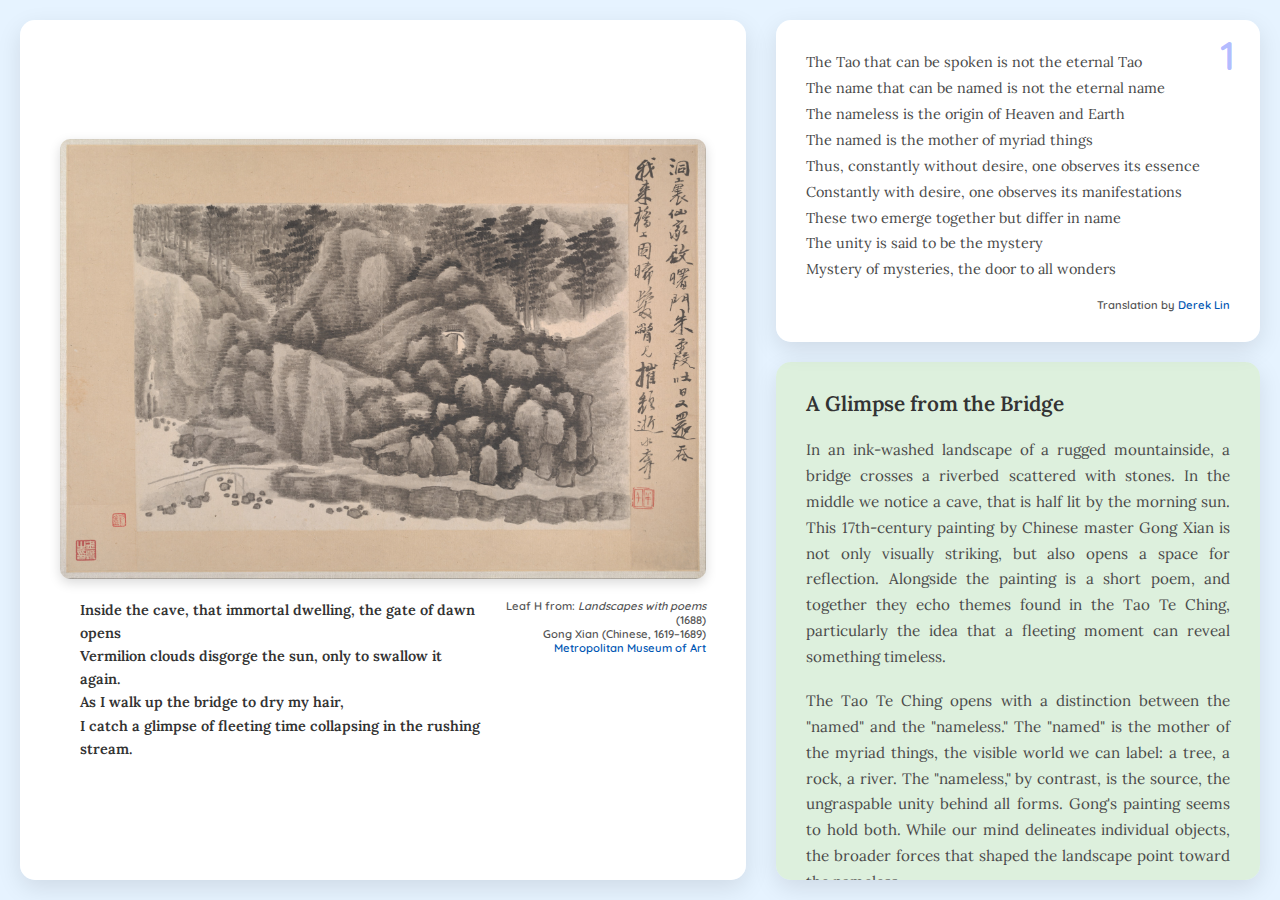
<file: tao-te-ching-01.html>
<!DOCTYPE html>
<html lang="en">
<head>
    <meta charset="UTF-8">
    <meta name="viewport" content="width=device-width, initial-scale=1.0">
    <meta name="robots" content="noindex, nofollow, noarchive, nosnippet, notranslate, noimageindex">
    <title>Tao Te Ching Chapter 1 - Taoistic Reading</title>
    <link rel="preconnect" href="https://fonts.googleapis.com">
    <link rel="preconnect" href="https://fonts.gstatic.com" crossorigin>
    <link href="https://fonts.googleapis.com/css2?family=Lora:wght@400;600&display=swap" rel="stylesheet">
    <link href="https://fonts.googleapis.com/css2?family=Quicksand:wght@600&display=swap" rel="stylesheet">
    <link href="https://fonts.googleapis.com/css2?family=Dancing+Script:wght@700&display=swap" rel="stylesheet">
    <style>
        html {
            height: 100%;
        }
        
        body {
            background-color: #e6f3ff;
            font-family: 'Lora', serif;
            margin: 0;
            padding: 20px;
            min-height: 100vh;
            box-sizing: border-box;
        }

        .container {
            max-width: 1400px;
            margin: 0 auto;
            display: grid;
            grid-template-columns: 1.5fr 1fr;
            gap: 30px;
            height: calc(100vh - 40px);
            min-height: 0;
        }

        .column {
            background-color: rgba(255, 255, 255, 0.98);
            border-radius: 15px;
            padding: 30px;
            box-shadow: 0 8px 25px rgba(0,0,0,0.1);
            overflow-y: auto;
            display: flex;
            flex-direction: column;
            min-height: 0;
        }

        .right-columns {
            display: flex;
            flex-direction: column;
            gap: 20px;
            min-height: 0;
        }

        .chapter-column {
            flex: 0 0 auto;
            position: relative;
        }

        .chapter-number-corner {
            position: absolute;
            top: 15px;
            right: 25px;
            font-family: 'Quicksand', sans-serif;
            font-size: 2.5em;
            font-weight: 600;
            color: rgba(94, 113, 255, 0.469);
            line-height: 1;
            pointer-events: none;
        }

        .essay-column {
            flex: 1;
            min-height: 0;
            background-color: rgba(220, 240, 220, 0.98);
        }

        .column h2 {
            margin-top: 0;
            margin-bottom: 20px;
            color: #333;
            font-size: 1.4em;
            text-align: center;
            border-bottom: 2px solid #e6f3ff;
            padding-bottom: 10px;
        }

        .chapter-text {
            white-space: pre-wrap;
            line-height: 1.8;
            font-size: 0.9em;
            color: #4a4a4a;
            flex-grow: 1;
        }

        .artwork-container {
            display: flex;
            flex-direction: column;
            align-items: center;
            justify-content: center;
            flex-grow: 1;
            min-height: 0;
            overflow: hidden;
            padding: 10px;
        }

        .artwork-placeholder {
            width: 100%;
            max-width: 400px;
            height: 300px;
            background: linear-gradient(135deg, #f5f7fa 0%, #c3cfe2 100%);
            border-radius: 10px;
            display: flex;
            align-items: center;
            justify-content: center;
            color: #666;
            font-style: italic;
            text-align: center;
            border: 2px dashed #ccc;
        }

        .artwork-placeholder::before {
            content: "Artwork Placeholder";
            font-size: 1.2em;
        }

        .artwork-image {
            max-width: 100%;
            max-height: 100%;
            object-fit: contain;
            border-radius: 10px;
            box-shadow: 0 4px 12px rgba(0,0,0,0.15);
            cursor: pointer;
            transition: transform 0.2s ease, box-shadow 0.2s ease;
        }

        .artwork-image:hover {
            transform: scale(1.02);
        }

        .artwork-footer {
            display: flex;
            gap: 20px;
            margin-top: 20px;
            width: 100%;
        }

        .translation-section {
            flex: 2;
            text-align: left;
            padding-left: 20px;
        }

        .info-section {
            flex: 1;
            text-align: right;
        }

        .poem-original {
            font-family: 'Lora', serif;
            font-size: 0.8em;
            color: #333;
            line-height: 1.8;
            margin-bottom: 15px;
        }

        .poem-translation {
            font-size: 0.9em;
            color: #333;
            line-height: 1.6;
            font-family: 'Lora', serif;
            font-weight: 600;
        }

        .essay {
            line-height: 1.7;
            font-size: 0.95em;
            color: #4a4a4a;
            flex-grow: 1;
        }

        .essay p {
            margin-bottom: 1.2em;
            text-align: justify;
        }

        .essay p:first-child {
            margin-top: 0;
        }

        .essay p:last-child {
            font-size: 0.85em;
            color: #666;
            border-top: 1px solid rgba(94, 113, 255, 0.469);
            padding-top: 20px;
            margin-top: 20px;
        }

        .chapter-number {
            font-family: 'Quicksand', sans-serif;
            font-size: 2.5em;
            font-weight: 600;
            color: #333;
            text-align: center;
            margin-bottom: 20px;
        }

        .annotation {
            font-size: 0.9em;
            color: #666;
            font-style: italic;
            margin-top: 20px;
            padding: 15px;
            background-color: rgba(220, 240, 220, 0.3);
            border-radius: 8px;
            border-left: 4px solid #4CAF50;
        }

        .tao-attribution {
            font-size: 0.7em;
            color: #555;
            text-align: right;
            margin-top: 15px;
            font-family: 'Quicksand', sans-serif;
            font-weight: 600;
        }
        .tao-attribution a {
            color: #0056b3; 
            text-decoration: none;
            transition: color 0.2s ease;
        }
        .tao-attribution a:hover {
            text-decoration: none;
            color: #003d7a;
        }

        /* Responsive design for portrait orientation */
        @media (max-width: 768px), (max-height: 600px) {
            body {
                padding: 15px;
            }

            .container {
                grid-template-columns: 1fr;
                grid-template-rows: auto auto auto;
                gap: 20px;
                height: auto;
            }

            .right-columns {
                gap: 15px;
            }

            .column {
                padding: 20px;
                min-height: auto;
            }

            .column h2 {
                font-size: 1.2em;
                margin-bottom: 15px;
            }

            .chapter-number {
                font-size: 2em;
                margin-bottom: 15px;
            }

            .chapter-text {
                font-size: 0.85em;
                line-height: 1.7;
            }

            .essay {
                font-size: 0.9em;
                line-height: 1.6;
            }

            .artwork-placeholder {
                height: 250px;
                max-width: 100%;
            }

            .annotation {
                font-size: 0.85em;
                margin-top: 15px;
                padding: 12px;
            }

            .tao-attribution {
                font-size: 0.65em;
                margin-top: 12px;
                font-family: 'Quicksand', sans-serif;
                font-weight: 600;
                text-align: right;
            }
        }

        /* Medium screens - 2 columns */
        @media (min-width: 769px) and (max-width: 1200px) {
            .container {
                grid-template-columns: 1fr 1fr;
                grid-template-rows: auto auto;
            }

            .column:nth-child(1) {
                grid-column: 1;
                grid-row: 1;
            }

            .column:nth-child(2) {
                grid-column: 2;
                grid-row: 1;
            }

            .column:nth-child(3) {
                grid-column: 1 / -1;
                grid-row: 2;
            }
        }

        /* Smooth scrolling */
        .column {
            scroll-behavior: smooth;
        }

        /* Custom scrollbar */
        .column::-webkit-scrollbar {
            width: 8px;
        }

        .column::-webkit-scrollbar-track {
            background: #f1f1f1;
            border-radius: 4px;
        }

        .column::-webkit-scrollbar-thumb {
            background: #c1c1c1;
            border-radius: 4px;
        }

        .column::-webkit-scrollbar-thumb:hover {
            background: #a8a8a8;
        }

        /* Fullscreen modal styles */
        .modal-overlay {
            position: fixed;
            top: 0;
            left: 0;
            width: 100%;
            height: 100%;
            background-color: rgba(0, 0, 0, 0.9);
            display: flex;
            justify-content: center;
            align-items: center;
            z-index: 2000;
            opacity: 0;
            visibility: hidden;
            transition: opacity 0.3s ease, visibility 0.3s ease;
        }

        .modal-overlay.show {
            opacity: 1;
            visibility: visible;
        }

        .modal-content {
            max-width: 95vw;
            max-height: 95vh;
            position: relative;
            display: flex;
            justify-content: center;
            align-items: center;
        }

        .modal-image {
            max-width: 95vw;
            max-height: 95vh;
            object-fit: contain;
            border-radius: 8px;
            box-shadow: 0 8px 32px rgba(0,0,0,0.3);
        }

        .modal-close {
            position: absolute;
            top: -40px;
            right: 0;
            color: white;
            font-size: 2em;
            cursor: pointer;
            background: none;
            border: none;
            padding: 0;
            width: 40px;
            height: 40px;
            display: flex;
            align-items: center;
            justify-content: center;
            transition: color 0.2s ease;
        }

        .modal-close:hover {
            color: #ccc;
        }

        .essay-title {
            font-family: 'Lora', serif;
            font-size: 1.3em;
            font-weight: 600;
            color: #333;
            margin-bottom: 20px;
            line-height: 1.2;
        }
    </style>
</head>
<body>
    <div class="container">
        <!-- Left Column: Artwork (Wider) -->
        <div class="column">
            <div class="artwork-container">
                <img src="images/ttc01.jpg" alt="Gong Xian's painting - A lone figure on a bridge in ink-washed mountains" class="artwork-image">
                <div class="artwork-footer">
                    <div class="translation-section">
                        <div class="poem-translation">
                            Inside the cave, that immortal dwelling, the gate of dawn opens<br>
                            Vermilion clouds disgorge the sun, only to swallow it again.<br>
                            As I walk up the bridge to dry my hair,<br>
                            I catch a glimpse of fleeting time collapsing in the rushing stream.
                        </div>
                    </div>
                    <div class="info-section">
                        <p style="color: #555; font-size: 0.7em; margin: 0; font-family: 'Quicksand', sans-serif; font-weight: 600;">
                            Leaf H from: <em>Landscapes with poems</em> (1688)<br>
                            Gong Xian (Chinese, 1619–1689)<br>
                            <a href="https://www.metmuseum.org/art/collection/search/36131" target="_blank" rel="noopener noreferrer" style="color: #0056b3; text-decoration: none;">Metropolitan Museum of Art</a>
                        </p>
                    </div>
                </div>
            </div>
        </div>

        <!-- Right Side: Chapter Text and Essay (Stacked) -->
        <div class="right-columns">
            <!-- Chapter Text Column -->
            <div class="column chapter-column">
                <div class="chapter-number-corner">1</div>
                <div class="chapter-text">The Tao that can be spoken is not the eternal Tao
The name that can be named is not the eternal name
The nameless is the origin of Heaven and Earth
The named is the mother of myriad things
Thus, constantly without desire, one observes its essence
Constantly with desire, one observes its manifestations
These two emerge together but differ in name
The unity is said to be the mystery
Mystery of mysteries, the door to all wonders</div>
                <div class="tao-attribution">
                    Translation by <a href="https://dereklin.com" target="_blank" rel="noopener noreferrer">Derek Lin</a>
                </div>
            </div>

            <!-- Essay Column -->
            <div class="column essay-column">
                <div class="essay-title">A Glimpse from the Bridge</div>
                <div class="essay">
                    <p>
                        In an ink-washed landscape of a rugged mountainside, a bridge crosses a riverbed scattered with stones. In the middle we notice a cave, that is half lit by the morning sun. This 17th-century painting by Chinese master Gong Xian is not only visually striking, but also opens a space for reflection. Alongside the painting is a short poem, and together they echo themes found in the Tao Te Ching, particularly the idea that a fleeting moment can reveal something timeless.
                    </p>
                    <p>
                        The Tao Te Ching opens with a distinction between the "named" and the "nameless." The "named" is the mother of the myriad things, the visible world we can label: a tree, a rock, a river. The "nameless," by contrast, is the source, the ungraspable unity behind all forms. Gong's painting seems to hold both. While our mind delineates individual objects, the broader forces that shaped the landscape point toward the nameless.
                    </p>
                    <p>
                        The poem inscribed on the painting adds a voice to the landscape, setting a tone of stillness and cyclical change:
                    </p>
                    <p style="font-style: italic; text-align: center; margin: 20px 0; color: #666;">
                        Inside the cave, that immortal dwelling, the gate of dawn opens,<br>
                        Vermilion clouds disgorge the sun, only to swallow it again.
                    </p>
                    <p>
                        This passage suggests the eternal Tao, both impersonal and, through the poet's eyes, personified. The cave, representing deep geological time, is lit by the light of a single morning, combining the unhurried with the swift. The clouds "disgorge" and "swallow" the sun. From the narrator's point of view, it seems like a game is being played between them. We know, of course, that this is a human interpretation of a vast, indifferent process. And yet, in a deeper sense, the sun and clouds are partners in the water cycle, a 'game' that has shaped the earth throughout its history.
                    </p>
                    <p>
                        But Gong then turns this cosmic vision into a single, human moment:
                    </p>
                    <p style="font-style: italic; text-align: center; margin: 20px 0; color: #666;">
                        As I walk up the bridge to dry my hair,
                    </p>
                    <p>
                        Here, the figure on the bridge becomes a lens for exploring the Taoist path. The bridge itself, a man-made structure shaped by intention, rests within a wild, untamed landscape. It offers passage, but is surrounded by forces beyond control. By lifting the narrator above the water, it provides a new perspective. The proposed act of drying one's hair in the sun and wind is simple, almost unremarkable, yet moving in its humanity. There is no striving or ambition, only a gentle use of nature through doing nothing special but standing on a bridge; body, wind, water, and sun joining in a shared rhythm.
                    </p>
                    <p>
                        And then the absorbing last line:
                    </p>
                    <p style="font-style: italic; text-align: center; margin: 20px 0; color: #666;">
                        I catch a glimpse of fleeting time collapsing in the rushing stream.
                    </p>
                    <p>
                        In a state of receptive suspension, the narrator looks down. He doesn't see a vision or a deity. What he sees is simple, yet profound: water rushing beneath him, carrying with it something more than motion. In that moment, time reveals itself not as a steady flow, but as something collapsing inward. It is not only the force that ages and erodes, but also the stillness of the present, where time seems to vanish altogether. This is the paradox at the heart of Gong Xian's vision. Time moves forward, yet dissolves in perception.
                    </p>
                    <p>
                        I was drawn to this work because it expresses themes central to the Tao Te Ching. The cave at dawn evokes the beginning of a journey with the Tao for those unfamilar with Lao Tzu's teachings. The bridge serves as a connection between the everyday and the eternal. Gong Xian's tone is detached and personal. His use of water, a key symbol in Taoist thought, gently ties these elements together. The work does not try to explain the Tao. It suggests that the unity of form and essence is not some mystery to be solved, but something to experience.<br>
                          ░ Zhuō Tóng, june 2025
                    </p>
                </div>
            </div>
        </div>
    </div>

    <!-- Fullscreen Modal -->
    <div class="modal-overlay" id="imageModal">
        <div class="modal-content">
            <img src="images/ttc01.jpg" alt="Gong Xian's painting - Full screen view" class="modal-image">
        </div>
    </div>

    <script>
        // Fullscreen image functionality
        const artworkImage = document.querySelector('.artwork-image');
        const modal = document.getElementById('imageModal');

        // Open modal when image is clicked
        artworkImage.addEventListener('click', () => {
            modal.classList.add('show');
            document.body.style.overflow = 'hidden'; // Prevent background scrolling
        });

        // Close modal when clicking anywhere on the modal
        modal.addEventListener('click', () => {
            modal.classList.remove('show');
            document.body.style.overflow = ''; // Restore scrolling
        });

        // Close modal with Escape key
        document.addEventListener('keydown', (e) => {
            if (e.key === 'Escape' && modal.classList.contains('show')) {
                modal.classList.remove('show');
                document.body.style.overflow = '';
            }
        });
    </script>
</body>
</html>
</file>
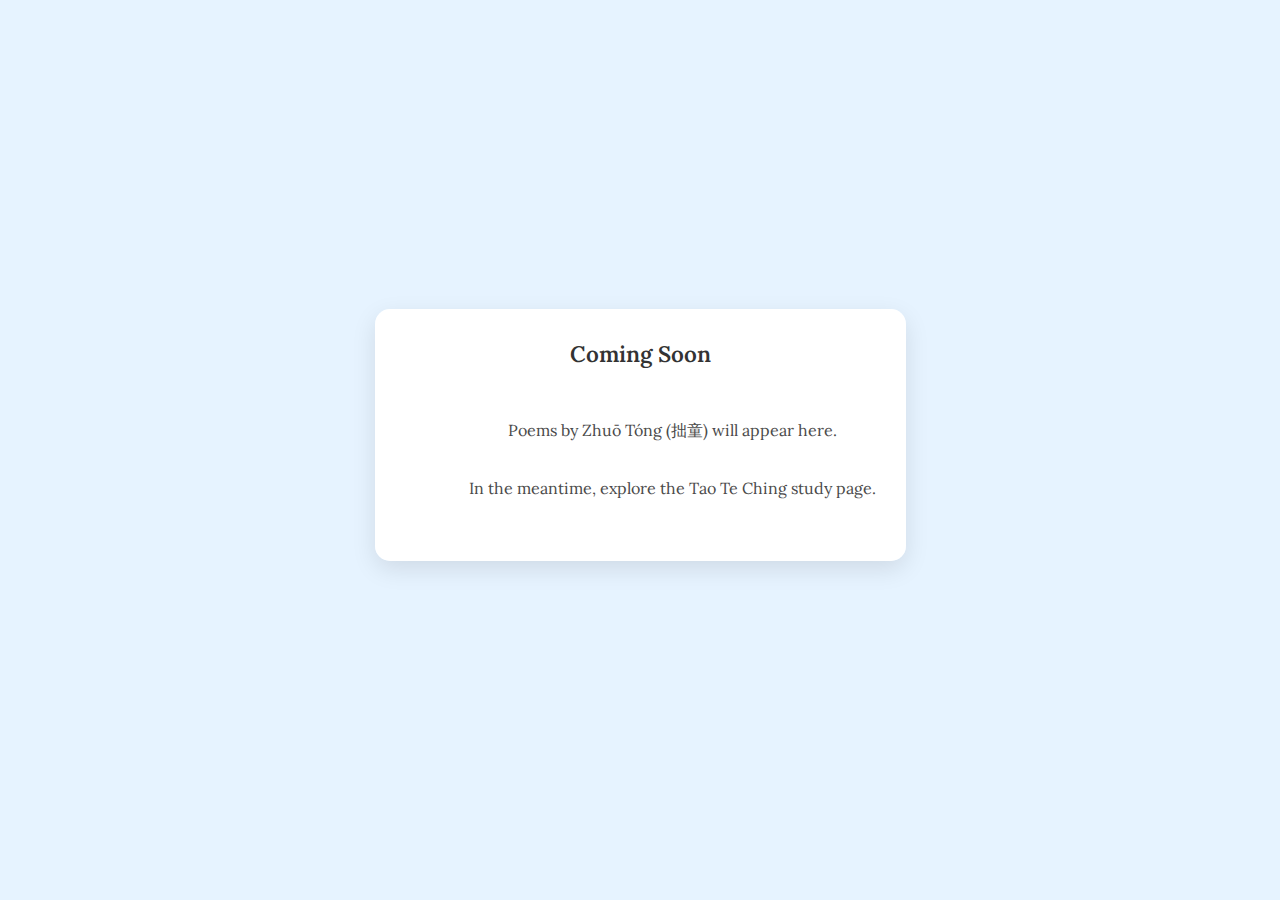
<file: zt-poems.html>
<!DOCTYPE html>
<html lang="en">
<head>
    <meta charset="UTF-8">
    <meta name="viewport" content="width=device-width, initial-scale=1.0">
    <meta name="robots" content="noindex, nofollow, noarchive, nosnippet, notranslate, noimageindex">
    <title>ZT Poems</title>
    <link rel="stylesheet" href="style.css">
    <style>
        /* Page-specific styles for zt-poems.html */
        .poems-container {
            max-width: 800px;
            margin: 0 auto;
            padding: 40px 20px;
        }

        .poem {
            background-color: rgba(255, 255, 255, 0.98);
            border-radius: 15px;
            padding: 30px;
            margin-bottom: 30px;
            box-shadow: 0 8px 25px rgba(0,0,0,0.1);
        }

        .poem-title {
            font-family: 'Lora', serif;
            font-size: 1.4em;
            font-weight: 600;
            color: #333;
            margin-bottom: 20px;
            text-align: center;
        }

        .poem-content {
            line-height: 1.8;
            font-size: 1em;
            color: #4a4a4a;
            text-align: center;
            white-space: pre-wrap;
        }
    </style>
</head>
<body>
    <div class="poems-container">
        <div class="poem">
            <div class="poem-title">Coming Soon</div>
            <div class="poem-content">
                Poems by Zhuō Tóng (拙童) will appear here.
                
                In the meantime, explore the Tao Te Ching study page.
            </div>
        </div>
    </div>
</body>
</html>
</file>
<file: style.css>
/* ========================================
   SHARED STYLESHEET FOR WUWEI PROJECT
   ======================================== */

/* ========================================
   FONT IMPORTS
   ======================================== */
@import url('https://fonts.googleapis.com/css2?family=Lora:wght@400;600&display=swap');
@import url('https://fonts.googleapis.com/css2?family=Quicksand:wght@600&display=swap');
@import url('https://fonts.googleapis.com/css2?family=Dancing+Script:wght@700&display=swap');

/* ========================================
   BASE STYLES
   ======================================== */
html {
    height: 100%;
    overflow: hidden; /* For tao-study.html */
}

body {
    background-color: #e6f3ff;
    font-family: 'Lora', serif;
    margin: 0;
    padding: 20px;
    min-height: 100vh;
    box-sizing: border-box;
    display: flex;
    justify-content: center;
    align-items: center;
    overflow: hidden; /* For tao-study.html */
    position: relative; /* For tao-study.html */
    height: 100%; /* For tao-study.html */
}

/* ========================================
   LAYOUT COMPONENTS
   ======================================== */

/* Main container styles */
.container {
    max-width: 1400px;
    margin: 0 auto;
    display: grid;
    grid-template-columns: 1.5fr 1fr;
    gap: 30px;
    height: calc(100vh - 40px);
    min-height: 0;
}

/* Wrapper for index.html */
.wrapper {
    display: flex;
    flex-wrap: wrap;
    gap: 20px;
    padding: 20px;
    background-color: rgba(173, 216, 230, 0.3);
    border-radius: 15px;
    max-width: 1200px;
    width: 100%;
    align-items: flex-start;
}

/* Column styles */
.column {
    background-color: rgba(255, 255, 255, 0.98);
    border-radius: 15px;
    padding: 30px;
    box-shadow: 0 8px 25px rgba(0,0,0,0.1);
    overflow-y: auto;
    display: flex;
    flex-direction: column;
    min-height: 0;
}

/* Box styles for index.html */
.box {
    flex: 1;
    min-width: 280px; 
    max-width: 600px; 
    background-color: rgba(200, 220, 240, 0.4);
    border-radius: 10px;
    position: relative; 
    box-shadow: 0 4px 8px rgba(0,0,0,0.1);
    overflow: hidden;
    min-height: 300px; 
    cursor: pointer; 
    display: flex;
    flex-direction: column;
    transition: min-height 0.25s ease-out;
}

/* Square styles for about_me.html */
.square {
    width: 400px;
    height: 400px;
    border-radius: 15px;
    box-shadow: 0 8px 25px rgba(0,0,0,0.1);
    display: flex;
    flex-direction: column;
    padding: 30px;
    box-sizing: border-box;
}

/* ========================================
   TYPOGRAPHY
   ======================================== */

/* Headings */
h2 {
    margin-top: 0;
    margin-bottom: 20px;
    color: #333;
    font-size: 1.4em;
    text-align: center;
    border-bottom: 2px solid #e6f3ff;
    padding-bottom: 10px;
    font-weight: 600;
    font-family: 'Lora', serif;
}

h3 {
    font-size: 1.1em;
    margin: 0;
    font-weight: 600;
    text-align: center;
    line-height: 1.3;
    padding: 0 10px;
    font-family: 'Lora', serif;
}

/* Text content */
.chapter-text, .essay, .about-content {
    white-space: normal;
    line-height: 1.7;
    font-size: 0.95em;
    color: #4a4a4a;
    flex-grow: 1;
}

.tao-text-section {
    white-space: pre-wrap; 
    margin-bottom: 1.2em;
    margin-left: 25px;
    line-height: 1.7;
    font-size: 1em;
    color: #4a4a4a;
    text-align: left;
    font-family: 'Lora', serif;
}

/* Paragraphs */
p {
    margin-bottom: 1.2em;
    text-align: justify;
}

p:first-child {
    margin-top: 0;
}

p:last-child {
    font-size: 0.85em;
    color: #666;
    padding-top: 20px;
    margin-top: 20px;
}

/* Links */
a {
    color: #0056b3; 
    text-decoration: none;
    transition: color 0.2s ease;
}

a:hover {
    text-decoration: none;
    color: #003d7a;
}

/* Attribution */
.tao-attribution {
    font-size: 0.75em;
    color: #555;
    text-align: right; 
    font-family: 'Quicksand', sans-serif;
    font-weight: 600;
    margin-top: 20px;
    padding-top: 10px; 
    border-top: 1px solid #eaeaea;
}

/* ========================================
   INTERACTIVE ELEMENTS
   ======================================== */

/* Buttons */
.chapter-button {
    position: absolute;
    width: 50px;
    height: 50px;
    background-color: rgba(255, 255, 255, 0.85);
    border: 2px solid rgba(40, 60, 100, 0.4);
    border-radius: 50%;
    display: flex;
    justify-content: center;
    align-items: center;
    font-family: 'Quicksand', sans-serif;
    font-size: 1.2em;
    font-weight: 600;
    color: #333;
    cursor: pointer;
    box-shadow: 0 4px 8px rgba(0,0,0,0.1);
    transition: transform 0.2s ease, box-shadow 0.2s ease, background-color 2.5s ease, color 2.5s ease, border-color 2.5s ease;
    user-select: none;
}

.chapter-button:hover {
    transform: scale(1.1);
    box-shadow: 0 6px 12px rgba(0,0,0,0.15);
}

/* Navigation arrows */
.nav-arrow {
    width: 24px;
    height: 24px;
    background-color: rgba(0, 0, 0, 0.05);
    border: 1px solid rgba(0, 0, 0, 0.1);
    border-radius: 50%;
    display: flex;
    justify-content: center;
    align-items: center;
    font-family: serif;
    font-size: 1.1em;
    color: rgba(0, 0, 0, 0.4);
    cursor: pointer;
    transition: all 0.2s ease;
    user-select: none;
    padding-bottom: 2px;
    box-sizing: border-box;
}

.nav-arrow:hover {
    background-color: rgba(0, 0, 0, 0.1);
    color: rgba(0, 0, 0, 0.7);
    transform: scale(1.1);
}

/* ========================================
   MODAL AND OVERLAY STYLES
   ======================================== */

/* Modal overlay */
.modal-overlay {
    position: fixed;
    top: 0;
    left: 0;
    width: 100%;
    height: 100%;
    background-color: rgba(0, 0, 0, 0.9);
    display: flex;
    justify-content: center;
    align-items: center;
    z-index: 2000;
    opacity: 0;
    visibility: hidden;
    transition: opacity 0.3s ease, visibility 0.3s ease;
}

.modal-overlay.show {
    opacity: 1;
    visibility: visible;
}

/* Chapter box container */
.chapter-box-container {
    position: fixed;
    top: 50%;
    left: 50%;
    transform: translate(-50%, -50%) scale(0.95);
    z-index: 1000;
    opacity: 0;
    visibility: hidden;
    transition: opacity 0.35s ease, transform 0.35s ease, visibility 0s 0.35s;
    display: flex;
    background-color: transparent;
    border-radius: 15px;
    box-shadow: 0 8px 25px rgba(0,0,0,0.2);
    overflow: hidden;
    max-width: 90vw;
    max-height: 85vh;
}

.chapter-box-container.show {
    opacity: 1;
    visibility: visible;
    transform: translate(-50%, -50%) scale(1);
    transition-delay: 0s;
}

/* Info panel */
.info-panel-container {
    position: fixed;
    top: 50%;
    left: 50%;
    transform: translate(-50%, -50%) scale(0.95);
    z-index: 1001;
    opacity: 0;
    visibility: hidden;
    transition: opacity 0.35s ease, transform 0.35s ease, visibility 0s 0.35s;
    background-color: rgba(255, 255, 255, 0.98);
    border-radius: 15px;
    box-shadow: 0 8px 25px rgba(0,0,0,0.2);
    padding: 25px 35px;
    width: auto;
    max-width: 420px;
    cursor: default;
}

.info-panel-container.show {
    opacity: 1;
    visibility: visible;
    transform: translate(-50%, -50%) scale(1);
    transition-delay: 0s;
}

/* ========================================
   MEDIA AND IMAGE STYLES
   ======================================== */

/* Image containers */
.artwork-container, .media-item-container {
    display: flex;
    flex-direction: column;
    align-items: center;
    justify-content: center;
    flex-grow: 1;
    min-height: 0;
    overflow: hidden;
    padding: 10px;
    position: relative;
    width: 100%;
    margin-bottom: 15px;
}

/* Images */
.artwork-image, .profile-image {
    max-width: 100%;
    max-height: 100%;
    object-fit: contain;
    border-radius: 10px;
    box-shadow: 0 4px 12px rgba(0,0,0,0.15);
    cursor: pointer;
    transition: transform 0.2s ease, box-shadow 0.2s ease;
    opacity: 0;
    transition: opacity 0.3s ease, transform 0.2s ease, box-shadow 0.2s ease;
}

.artwork-image.loaded, .profile-image.loaded {
    opacity: 1;
}

.artwork-image:hover {
    transform: scale(1.02);
}

/* Media items */
.media-item-container img, 
.media-item-container iframe {
    max-width: 100%;
    max-height: 65vh; 
    height: auto;    
    border-radius: 5px;
    border: none;
    display: block;
    cursor: pointer;
}

/* Loading indicators */
.loading-indicator {
    position: absolute;
    top: 50%;
    left: 50%;
    transform: translate(-50%, -50%);
    color: #666;
    font-style: italic;
    z-index: 1;
}

/* ========================================
   SCROLLBAR CUSTOMIZATION
   ======================================== */
.column::-webkit-scrollbar,
.text-square::-webkit-scrollbar {
    width: 8px;
}

.column::-webkit-scrollbar-track,
.text-square::-webkit-scrollbar-track {
    background: #f1f1f1;
    border-radius: 4px;
}

.column::-webkit-scrollbar-thumb,
.text-square::-webkit-scrollbar-thumb {
    background: #c1c1c1;
    border-radius: 4px;
}

.column::-webkit-scrollbar-thumb:hover,
.text-square::-webkit-scrollbar-thumb:hover {
    background: #a8a8a8;
}

/* ========================================
   ANIMATIONS AND TRANSITIONS
   ======================================== */
@keyframes blink {
    50% { opacity: 0.3; }
}

.blinking {
    animation: blink 0.5s ease-in-out;
}

@keyframes pulse-corners {
    0% { transform: scale(1); }
    50% { transform: scale(1.15); }
    100% { transform: scale(1); }
}

@keyframes rotate-x {
    from { transform: rotate(0deg); }
    to { transform: rotate(-180deg); }
}

@keyframes spin {
    from { transform: rotate(0deg); }
    to { transform: rotate(360deg); }
}

/* ========================================
   UTILITY CLASSES
   ======================================== */
.content-shown {
    min-height: 1px; 
}

.media-view, .placeholder-content-view {
    width: 100%; 
    box-sizing: border-box; 
    padding: 20px;
    opacity: 0; 
    max-height: 0; 
    overflow: hidden;
    transform: translateY(10px); 
    transition: opacity 0.25s ease-out, 
                max-height 0.3s ease-out, 
                transform 0.25s ease-out;
}

.media-view.active-internal-view,
.placeholder-content-view.active-internal-view {
    opacity: 1; 
    max-height: 4000px; 
    transform: translateY(0);
}

/* ========================================
   RESPONSIVE DESIGN
   ======================================== */

/* Portrait orientation */
@media (orientation: portrait) {
    body {
        padding: 15px;
    }

    .container {
        display: flex;
        flex-direction: column;
        gap: 20px;
        height: auto;
    }

    .wrapper {
        flex-direction: column;
        align-items: center;
    }

    .box {
        max-width: 100%;
        width: 100%;
    }

    .square {
        width: 300px;
        height: 300px;
        padding: 20px;
    }

    .profile-image {
        width: 200px;
        height: 200px;
    }

    .chapter-button {
        width: 30px;
        height: 30px;
        font-size: 0.9em;
    }

    .nav-arrow {
        width: 22px;
        height: 22px;
        font-size: 1em;
    }
}

/* Mobile devices */
@media (max-width: 768px), (max-height: 550px) {
    .wrapper {
        padding: 15px;
        gap: 15px;
    }

    .box {
        min-width: 100%;
    }

    .chapter-box-container {
        display: block;
        width: 95vw;
        max-width: 95vw;
        height: auto;
        max-height: 90vh;
        overflow-y: auto;
        -webkit-overflow-scrolling: touch;
    }

    .main-content {
        width: 100%;
        max-width: none;
        padding: 20px 25px;
        overflow-y: visible;
        cursor: pointer;
        box-sizing: border-box;
    }

    .side-panel {
        width: 100%;
        max-height: 0;
        overflow: hidden;
        border-left: none;
        border-top: 1px solid #ddd;
        box-sizing: border-box;
        transition: max-height 0.4s cubic-bezier(0.25, 0.8, 0.25, 1);
    }

    .side-panel.show {
        max-height: 1500px;
        width: auto;
    }

    .side-panel-content {
        width: auto;
        padding: 20px 25px;
        overflow-y: visible;
        height: auto;
    }

    .chapter-nav {
        gap: 8px;
    }
}

/* Medium screens */
@media (min-width: 769px) and (max-width: 1200px) {
    .container {
        grid-template-columns: 1fr 1fr;
        grid-template-rows: auto auto;
    }

    .column:nth-child(1) {
        grid-column: 1;
        grid-row: 1;
    }

    .column:nth-child(2) {
        grid-column: 2;
        grid-row: 1;
    }

    .column:nth-child(3) {
        grid-column: 1 / -1;
        grid-row: 2;
    }
}

/* Extra small screens */
@media (max-width: 360px) {
    .bottom-logo-bar {
        padding: 6px 10px;
        gap: 6px;
        bottom: 12px;
    }

    .bottom-logo-bar img {
        height: 20px;
    }
}

/* ========================================
   SPECIFIC COMPONENT STYLES
   ======================================== */

/* Bottom logo bar */
.bottom-logo-bar { 
    position: fixed; 
    bottom: 20px; 
    left: 50%; 
    transform: translateX(-50%); 
    background-color: rgba(94, 113, 255, 0.469); 
    padding: 10px 15px; 
    border-radius: 12px; 
    box-shadow: 0 -2px 10px rgba(0,0,0,0.2); 
    z-index: 1000; 
    display: flex; 
    gap: 12px; 
    align-items: center;
    transition: all 0.3s ease;
}

.bottom-logo-bar a { 
    display: inline-flex; 
    align-items: center; 
    justify-content: center; 
    transition: transform 0.2s ease; 
    padding: 3px; 
}

.bottom-logo-bar a:hover { 
    transform: scale(1.15); 
}

.bottom-logo-bar img { 
    height: 28px; 
    width: auto; 
    display: block; 
}

/* Logo popup */
.logo-popup-container {
    position: relative;
    display: inline-flex;
    align-items: center;
    justify-content: center;
}

.logo-popup {
    display: none;
    position: absolute;
    bottom: calc(100% + 10px);
    left: 50%;
    transform: translateX(-50%);
    background-color: rgba(255, 255, 255, 0.98);
    border-radius: 8px;
    box-shadow: 0 -4px 12px rgba(0,0,0,0.15);
    z-index: 1001;
    padding: 8px;
    flex-direction: column;
    gap: 5px;
    width: max-content;
}

.logo-popup.show {
    display: flex;
}

.logo-popup a {
    color: #333;
    text-decoration: none;
    padding: 8px 12px;
    border-radius: 5px;
    font-size: 14px;
    font-family: sans-serif;
    white-space: nowrap;
    transition: background-color 0.2s ease, color 0.2s ease;
}

.logo-popup a:hover {
    background-color: #e6f3ff;
    color: #0056b3;
}

/* Special button styles */
.search-bubble {
    background-color: #ffffe0 !important;
    color: #333 !important;
}

.fullscreen-bubble {
    background-color: #f1f8e9 !important;
}

.fullscreen-bubble:hover {
    background-color: #dcedc8 !important;
}

.info-bubble {
    background-color: #e8eaf6 !important;
}

.info-bubble:hover {
    background-color: #c5cae9 !important;
}

/* Chapter number corner */
.chapter-number-corner {
    position: absolute;
    top: 15px;
    right: 25px;
    font-family: 'Quicksand', sans-serif;
    font-size: 2.5em;
    font-weight: 600;
    color: rgba(94, 113, 255, 0.469);
    line-height: 1;
    pointer-events: none;
}

/* Annotation hint */
.annotation-hint {
    position: absolute;
    top: 15px;
    right: 25px;
    font-family: 'Quicksand', sans-serif;
    font-size: 0.75em;
    color: #777;
    opacity: 0;
    transition: opacity 0.5s ease-in-out;
    pointer-events: none;
    z-index: 5;
}

.annotation-hint.show {
    opacity: 1;
}
</file>
